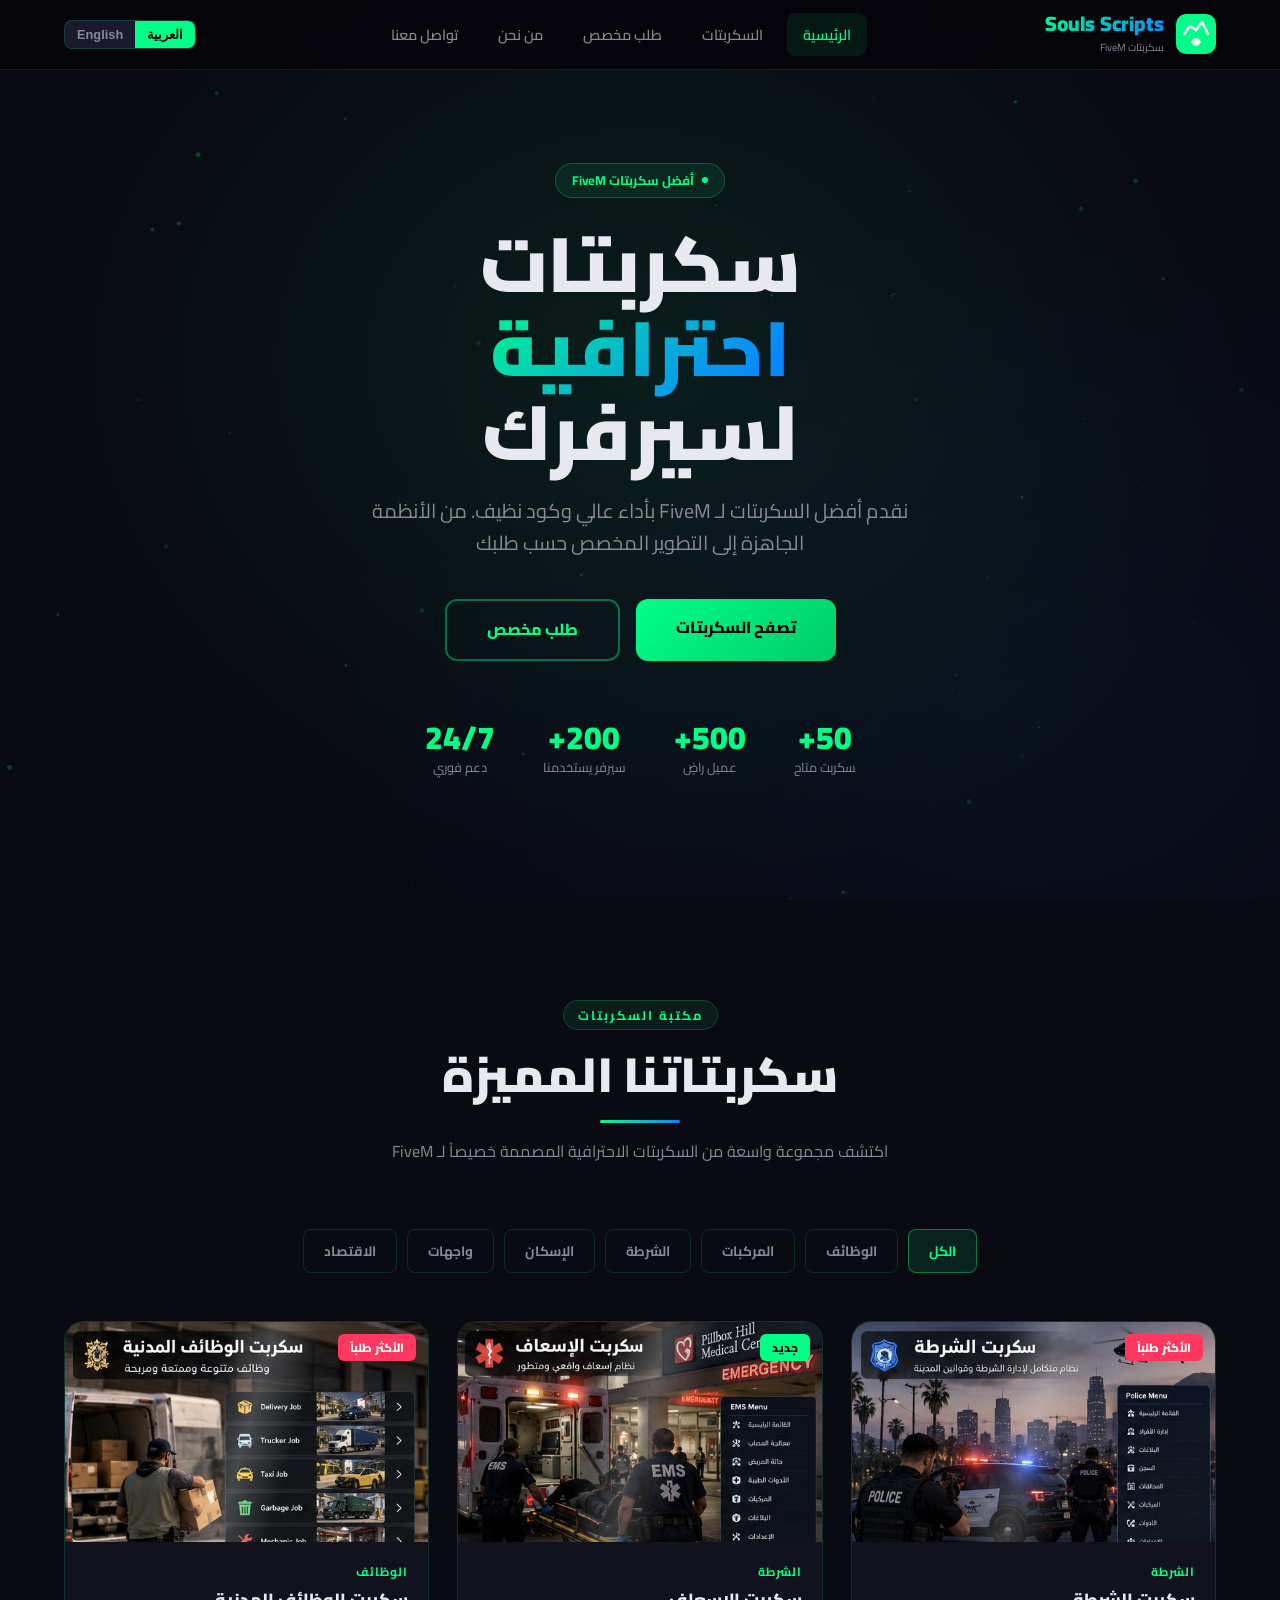
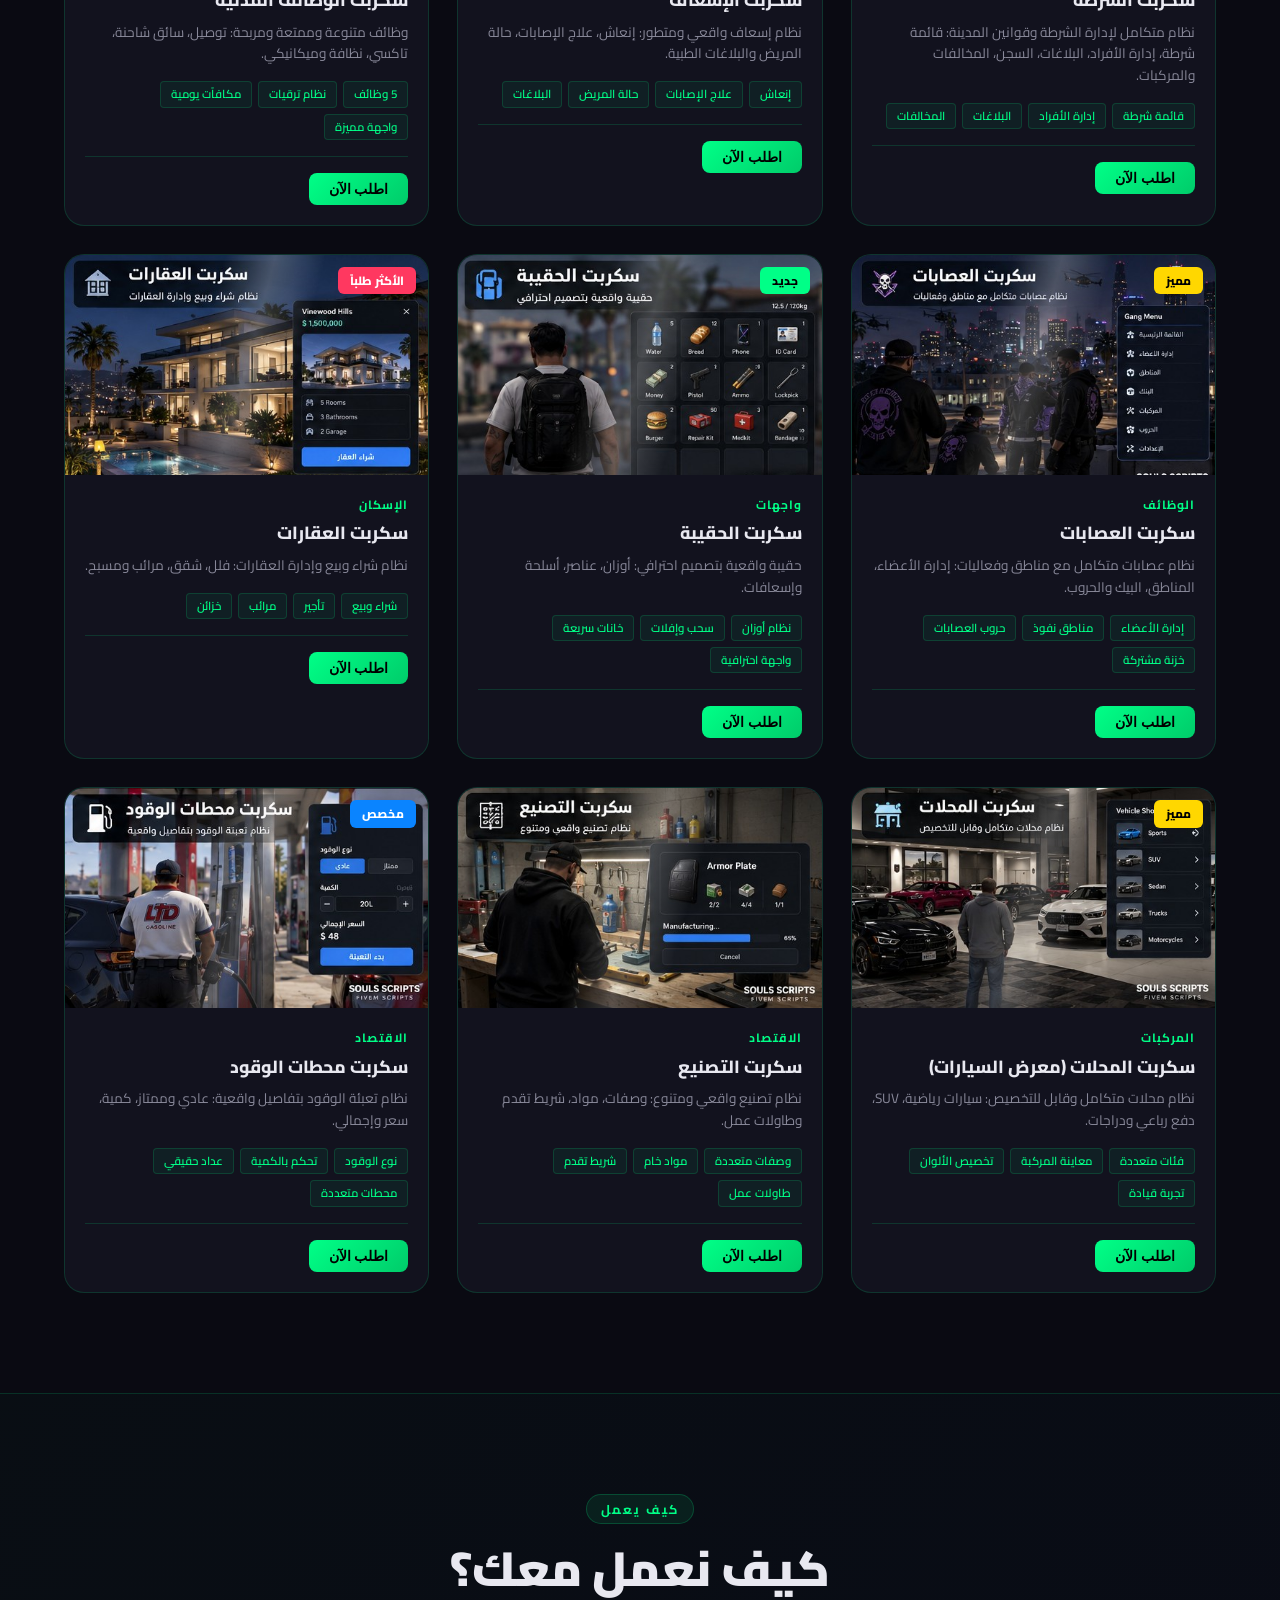
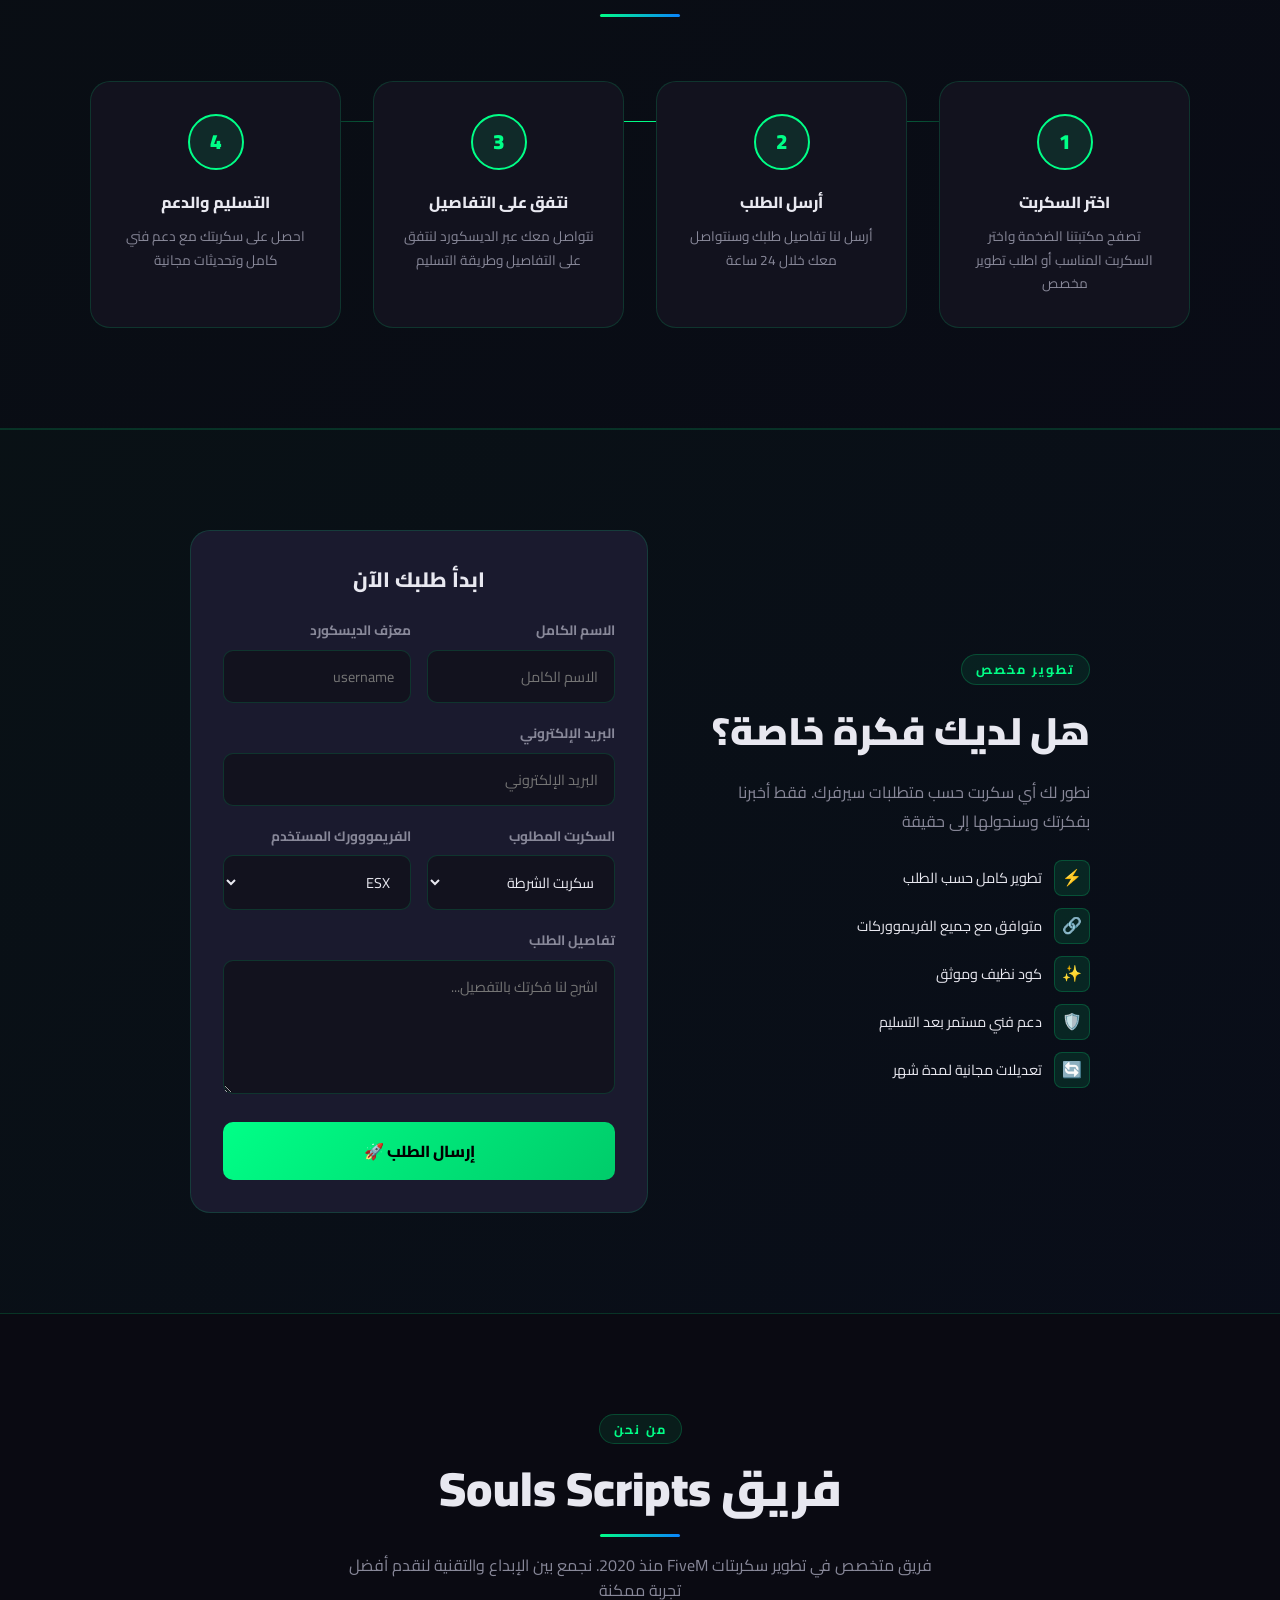
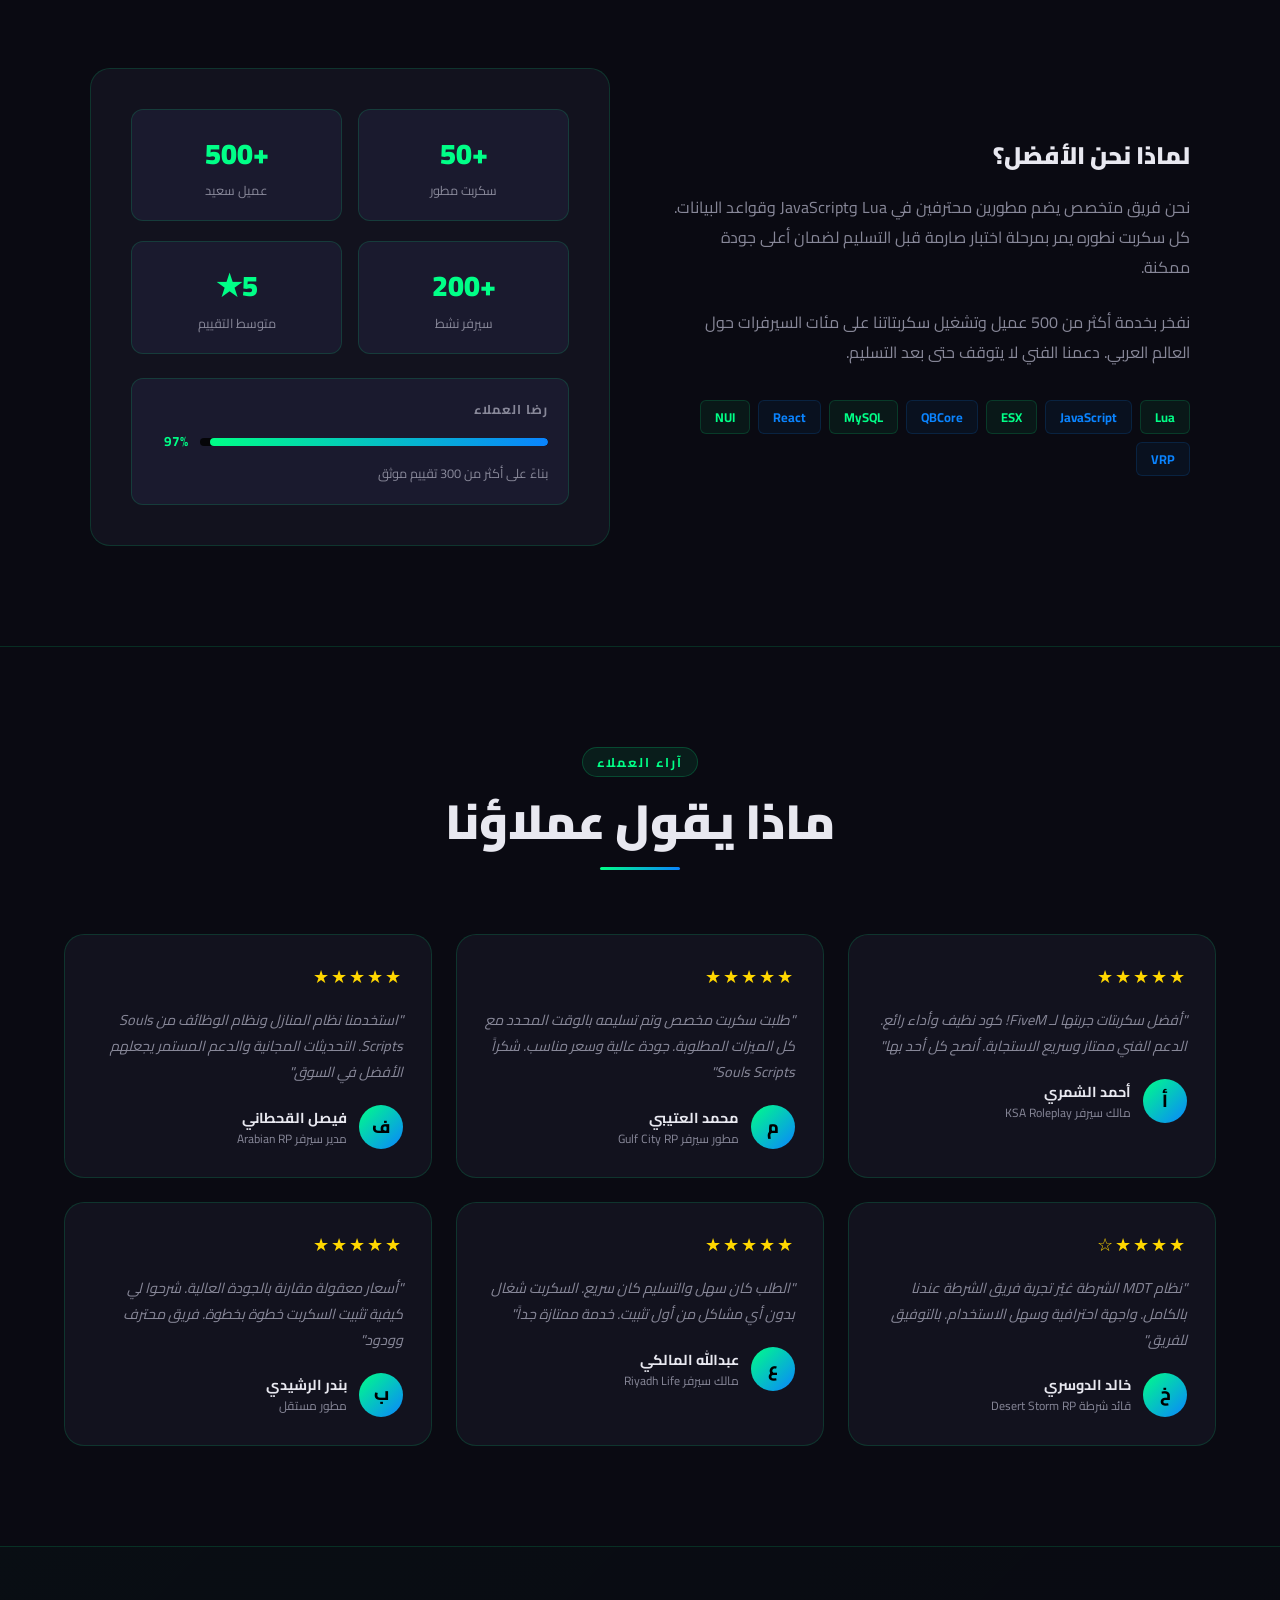
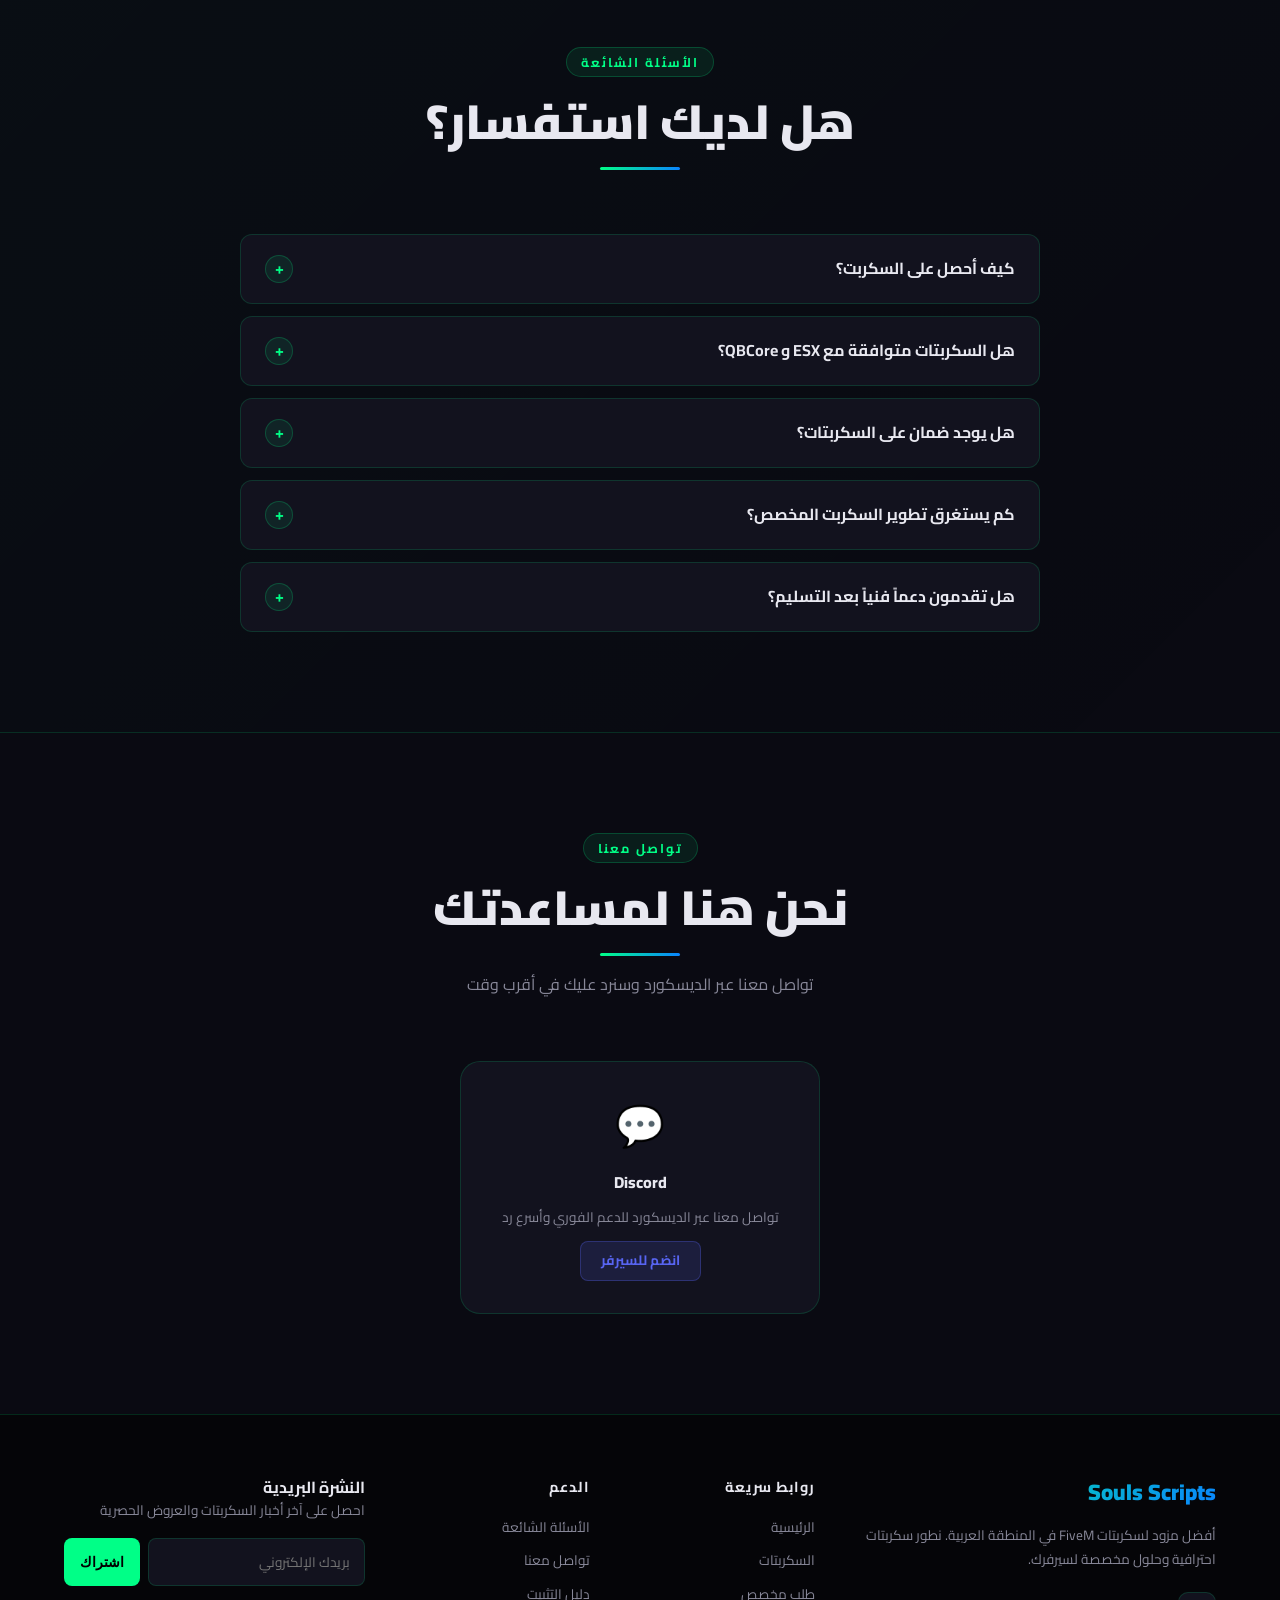
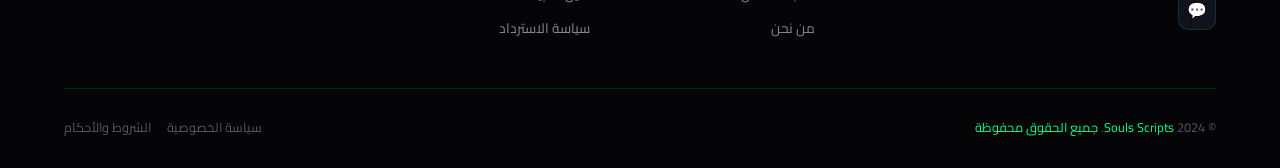
<file: index.html>
<!DOCTYPE html>
<html lang="ar" dir="rtl">
<head>
  <meta charset="UTF-8">
  <meta name="viewport" content="width=device-width, initial-scale=1.0">
  <meta name="description" content="Souls Scripts - أفضل سكربتات FiveM احترافية. تطوير مخصص حسب الطلب. Best FiveM scripts in Arabic region.">
  <meta name="keywords" content="FiveM, سكربتات, scripts, ESX, QBCore, FiveM scripts, رودا سكربتات">
  <meta property="og:title" content="Souls Scripts | سكربتات FiveM الاحترافية">
  <meta property="og:description" content="أفضل سكربتات FiveM في المنطقة العربية">
  <meta property="og:type" content="website">
  <title>Souls Scripts | سكربتات FiveM الاحترافية</title>

  <!-- Fonts -->
  <link href="https://fonts.googleapis.com/css2?family=Cairo:wght@400;600;700;800;900&family=Tajawal:wght@400;700;800;900&family=Rajdhani:wght@400;600;700&family=Orbitron:wght@400;700;900&display=swap" rel="stylesheet">

  <!-- Styles -->
  <link rel="stylesheet" href="css/style.css">

  <style>
    /* Filter buttons */
    .filter-bar {
      display: flex;
      gap: 10px;
      justify-content: center;
      flex-wrap: wrap;
      margin-bottom: 48px;
    }
    .filter-btn {
      padding: 8px 20px;
      border-radius: 8px;
      border: 1px solid var(--border);
      background: transparent;
      color: var(--text-muted);
      font-size: 0.85rem;
      font-weight: 700;
      cursor: pointer;
      font-family: inherit;
      transition: var(--transition);
    }
    .filter-btn:hover, .filter-btn.active {
      background: rgba(0,255,135,0.1);
      border-color: var(--border-hover);
      color: var(--primary);
    }

    /* Gradient divider */
    .divider-line {
      width: 80px;
      height: 3px;
      background: linear-gradient(90deg, var(--primary), var(--secondary));
      border-radius: 2px;
      margin: 16px auto 0;
    }

    /* About teaser */
    .about-grid {
      display: grid;
      grid-template-columns: 1fr 1fr;
      gap: 60px;
      align-items: center;
      max-width: 1100px;
      margin: 0 auto;
    }
    .about-visual {
      background: var(--bg-card);
      border: 1px solid var(--border);
      border-radius: var(--radius-lg);
      padding: 40px;
      display: flex;
      flex-direction: column;
      gap: 20px;
    }
    .about-stat-row {
      display: flex;
      justify-content: space-between;
      gap: 16px;
    }
    .about-stat-box {
      flex: 1;
      background: var(--bg-card2);
      border: 1px solid var(--border);
      border-radius: var(--radius);
      padding: 20px;
      text-align: center;
    }
    .about-stat-box .num { font-size: 1.8rem; font-weight: 900; color: var(--primary); }
    .about-stat-box .lbl { font-size: 0.8rem; color: var(--text-muted); margin-top: 4px; }
    .tech-tags { display: flex; flex-wrap: wrap; gap: 8px; }
    .tech-tag {
      padding: 6px 14px;
      border-radius: 6px;
      background: rgba(0,255,135,0.06);
      border: 1px solid rgba(0,255,135,0.15);
      color: var(--primary);
      font-size: 0.8rem;
      font-weight: 700;
    }
    .tech-tag.blue {
      background: rgba(10,132,255,0.06);
      border-color: rgba(10,132,255,0.15);
      color: var(--secondary);
    }
    @media (max-width: 768px) {
      .about-grid { grid-template-columns: 1fr; }
    }
  </style>
</head>

<body class="lang-ar">

<!-- PRELOADER -->
<div id="preloader">
  <div class="preloader-logo">Souls Scripts</div>
  <div style="color: var(--text-muted); font-size: 0.85rem; margin-top: -12px;">سكربتات FiveM الاحترافية</div>
  <div class="preloader-bar"></div>
</div>

<!-- PARTICLES -->
<canvas id="particles-canvas"></canvas>

<!-- ===== NAVIGATION ===== -->
<nav id="main-nav">
  <a href="#" class="nav-logo">
    <!-- Logo SVG -->
    <svg viewBox="0 0 40 40" fill="none" xmlns="http://www.w3.org/2000/svg">
      <rect width="40" height="40" rx="10" fill="url(#logoGrad)"/>
      <path d="M8 20L14 12L20 16L26 8L32 20" stroke="white" stroke-width="2.5" stroke-linecap="round" stroke-linejoin="round"/>
      <circle cx="20" cy="28" r="4" fill="white" opacity="0.9"/>
      <path d="M16 28H24" stroke="white" stroke-width="2" stroke-linecap="round"/>
      <defs>
        <linearGradient id="logoGrad" x1="0" y1="0" x2="40" y2="40">
          <stop stop-color="#00ff87"/>
          <stop offset="1" stop-color="#0a84ff"/>
        </linearGradient>
      </defs>
    </svg>
    <div>
      <span class="nav-logo-text">Souls Scripts</span>
      <span class="nav-logo-sub">سكربتات FiveM</span>
    </div>
  </a>

  <ul class="nav-links">
    <li><a href="#home" class="active" data-i18n="nav_home">الرئيسية</a></li>
    <li><a href="#scripts" data-i18n="nav_scripts">السكربتات</a></li>
    <li><a href="#custom" data-i18n="nav_custom">طلب مخصص</a></li>
    <li><a href="#about" data-i18n="nav_about">من نحن</a></li>
    <li><a href="#contact" data-i18n="nav_contact">تواصل معنا</a></li>
  </ul>

  <div class="nav-actions">
    <div class="lang-toggle">
      <button class="lang-btn active" data-lang="ar">العربية</button>
      <button class="lang-btn" data-lang="en">English</button>
    </div>
  </div>

  <div class="hamburger" id="hamburger">
    <span></span><span></span><span></span>
  </div>
</nav>

<!-- Mobile Nav -->
<div class="mobile-nav" id="mobile-nav">
  <a href="#home" data-i18n="nav_home">الرئيسية</a>
  <a href="#scripts" data-i18n="nav_scripts">السكربتات</a>
  <a href="#custom" data-i18n="nav_custom">طلب مخصص</a>
  <a href="#about" data-i18n="nav_about">من نحن</a>
  <a href="#contact" data-i18n="nav_contact">تواصل معنا</a>
</div>

<!-- ===== HERO ===== -->
<section class="hero" id="home">
  <div>
    <div class="hero-badge" data-i18n="hero_badge">أفضل سكربتات FiveM</div>
    <h1 class="hero-title">
      <span data-i18n="hero_title_1">سكربتات</span>
      <br>
      <span class="gradient-text" data-i18n="hero_title_2">احترافية</span>
      <br>
      <span data-i18n="hero_title_3">لسيرفرك</span>
    </h1>
    <p class="hero-subtitle" data-i18n="hero_subtitle">
      نقدم أفضل السكربتات لـ FiveM بأداء عالي وكود نظيف. من الأنظمة الجاهزة إلى التطوير المخصص حسب طلبك
    </p>
    <div class="hero-ctas">
      <a href="#scripts" class="btn-hero-primary" data-i18n="hero_btn1">تصفح السكربتات</a>
      <a href="#custom" class="btn-hero-secondary" data-i18n="hero_btn2">طلب مخصص</a>
    </div>
    <div class="hero-stats" id="hero-stats">
      <div class="hero-stat">
        <span class="hero-stat-num" data-target="50" data-suffix="+">0</span>
        <div class="hero-stat-label" data-i18n="stat_scripts">سكربت متاح</div>
      </div>
      <div class="hero-stat">
        <span class="hero-stat-num" data-target="500" data-suffix="+">0</span>
        <div class="hero-stat-label" data-i18n="stat_clients">عميل راضٍ</div>
      </div>
      <div class="hero-stat">
        <span class="hero-stat-num" data-target="200" data-suffix="+">0</span>
        <div class="hero-stat-label" data-i18n="stat_servers">سيرفر يستخدمنا</div>
      </div>
      <div class="hero-stat">
        <span class="hero-stat-num" data-target="24" data-suffix="/7">0</span>
        <div class="hero-stat-label" data-i18n="stat_support">دعم فوري</div>
      </div>
    </div>
  </div>
</section>

<!-- ===== SCRIPTS SECTION ===== -->
<section id="scripts">
  <div class="section-header reveal">
    <div class="section-tag" data-i18n="scripts_tag">مكتبة السكربتات</div>
    <h2 class="section-title" data-i18n="scripts_title">سكربتاتنا المميزة</h2>
    <div class="divider-line"></div>
    <p class="section-desc" style="margin-top:16px" data-i18n="scripts_desc">اكتشف مجموعة واسعة من السكربتات الاحترافية المصممة خصيصاً لـ FiveM</p>
  </div>

  <!-- Filter Bar -->
  <div class="filter-bar">
    <button class="filter-btn active" data-filter="all" data-i18n="filter_all">الكل</button>
    <button class="filter-btn" data-filter="jobs" data-i18n="filter_jobs">الوظائف</button>
    <button class="filter-btn" data-filter="vehicles" data-i18n="filter_vehicles">المركبات</button>
    <button class="filter-btn" data-filter="police" data-i18n="filter_police">الشرطة</button>
    <button class="filter-btn" data-filter="housing" data-i18n="filter_housing">الإسكان</button>
    <button class="filter-btn" data-filter="ui" data-i18n="filter_ui">واجهات</button>
    <button class="filter-btn" data-filter="economy" data-i18n="filter_economy">الاقتصاد</button>
  </div>

  <div class="scripts-grid" id="scripts-grid"></div>
</section>

<!-- ===== HOW IT WORKS ===== -->
<section style="background: linear-gradient(135deg, rgba(0,255,135,0.02) 0%, rgba(10,132,255,0.02) 100%); border-top: 1px solid var(--border); border-bottom: 1px solid var(--border);">
  <div class="section-header reveal">
    <div class="section-tag" data-i18n="how_tag">كيف يعمل</div>
    <h2 class="section-title" data-i18n="how_title">كيف نعمل معك؟</h2>
    <div class="divider-line"></div>
  </div>
  <div class="steps-grid">
    <div class="step-card reveal">
      <div class="step-num">1</div>
      <h3 class="step-title" data-i18n="step1_title">اختر السكربت</h3>
      <p class="step-desc" data-i18n="step1_desc">تصفح مكتبتنا الضخمة واختر السكربت المناسب أو اطلب تطوير مخصص</p>
    </div>
    <div class="step-card reveal">
      <div class="step-num">2</div>
      <h3 class="step-title" data-i18n="step2_title">أرسل الطلب</h3>
      <p class="step-desc" data-i18n="step2_desc">أرسل لنا تفاصيل طلبك وسنتواصل معك خلال 24 ساعة</p>
    </div>
    <div class="step-card reveal">
      <div class="step-num">3</div>
      <h3 class="step-title" data-i18n="step3_title">نتفق على التفاصيل</h3>
      <p class="step-desc" data-i18n="step3_desc">نتواصل معك عبر الديسكورد لنتفق على التفاصيل وطريقة التسليم</p>
    </div>
    <div class="step-card reveal">
      <div class="step-num">4</div>
      <h3 class="step-title" data-i18n="step4_title">التسليم والدعم</h3>
      <p class="step-desc" data-i18n="step4_desc">احصل على سكربتك مع دعم فني كامل وتحديثات مجانية</p>
    </div>
  </div>
</section>

<!-- ===== CUSTOM ORDER SECTION ===== -->
<section class="custom-section" id="custom">
  <div class="custom-container">
    <div class="custom-info reveal">
      <div class="section-tag" data-i18n="custom_tag">تطوير مخصص</div>
      <h2 data-i18n="custom_title">هل لديك فكرة خاصة؟</h2>
      <p data-i18n="custom_desc">نطور لك أي سكربت حسب متطلبات سيرفرك. فقط أخبرنا بفكرتك وسنحولها إلى حقيقة</p>
      <div class="custom-features">
        <div class="custom-feature">
          <div class="custom-feature-icon">⚡</div>
          <span data-i18n="custom_f1">تطوير كامل حسب الطلب</span>
        </div>
        <div class="custom-feature">
          <div class="custom-feature-icon">🔗</div>
          <span data-i18n="custom_f2">متوافق مع جميع الفريمووركات</span>
        </div>
        <div class="custom-feature">
          <div class="custom-feature-icon">✨</div>
          <span data-i18n="custom_f3">كود نظيف وموثق</span>
        </div>
        <div class="custom-feature">
          <div class="custom-feature-icon">🛡️</div>
          <span data-i18n="custom_f4">دعم فني مستمر بعد التسليم</span>
        </div>
        <div class="custom-feature">
          <div class="custom-feature-icon">🔄</div>
          <span data-i18n="custom_f5">تعديلات مجانية لمدة شهر</span>
        </div>
      </div>
    </div>

    <div class="form-card reveal">
      <h3 class="form-title" data-i18n="form_title">ابدأ طلبك الآن</h3>
      <form id="custom-form" novalidate>
        <input type="text" id="custom-website" name="website" tabindex="-1" autocomplete="off" style="position:absolute; width:1px; height:1px; overflow:hidden; clip:rect(0 0 0 0); opacity:0; pointer-events:none;" aria-hidden="true">
        <div class="form-row">
          <div class="form-group">
            <label class="form-label" data-i18n="form_name">الاسم الكامل</label>
            <input type="text" class="form-input" id="custom-name" maxlength="80" data-i18n-attr="placeholder:form_name" placeholder="الاسم الكامل">
          </div>
          <div class="form-group">
            <label class="form-label" data-i18n="form_discord">معرّف الديسكورد</label>
            <input type="text" class="form-input" id="custom-discord" maxlength="64" placeholder="username">
          </div>
        </div>
        <div class="form-group">
          <label class="form-label" data-i18n="form_email">البريد الإلكتروني</label>
          <input type="email" class="form-input" id="custom-email" maxlength="120" data-i18n-attr="placeholder:form_email" placeholder="البريد الإلكتروني (اختياري)">
        </div>
        <div class="form-row">
          <div class="form-group">
            <label class="form-label" data-i18n="form_type">السكربت المطلوب</label>
            <select class="form-select" id="custom-script"></select>
          </div>
          <div class="form-group">
            <label class="form-label" data-i18n="form_framework">الفريمووورك المستخدم</label>
            <select class="form-select" id="custom-framework">
              <option>ESX</option>
              <option>QBCore</option>
              <option>VRP</option>
              <option>Standalone</option>
              <option>أخرى</option>
            </select>
          </div>
        </div>
        <div class="form-group">
          <label class="form-label" data-i18n="form_desc">تفاصيل الطلب</label>
          <textarea class="form-textarea" id="custom-desc" rows="4" maxlength="1500" data-i18n-attr="placeholder:form_desc_ph" placeholder="اشرح لنا طلبك أو فكرتك بالتفصيل..."></textarea>
        </div>
        <button type="submit" class="btn-submit" id="custom-submit" data-i18n="btn_submit">إرسال الطلب 🚀</button>
      </form>
    </div>
  </div>
</section>

<!-- ===== ABOUT SECTION ===== -->
<section id="about">
  <div class="section-header reveal">
    <div class="section-tag">من نحن</div>
    <h2 class="section-title">فريق Souls Scripts</h2>
    <div class="divider-line"></div>
    <p class="section-desc" style="margin-top:16px">فريق متخصص في تطوير سكربتات FiveM منذ 2020. نجمع بين الإبداع والتقنية لنقدم أفضل تجربة ممكنة</p>
  </div>
  <div class="about-grid">
    <div class="reveal">
      <h3 style="font-size:1.5rem; font-weight:900; margin-bottom:16px;">لماذا نحن الأفضل؟</h3>
      <p style="color:var(--text-muted); line-height:1.9; margin-bottom:24px;">
        نحن فريق متخصص يضم مطورين محترفين في Lua وJavaScript وقواعد البيانات. كل سكربت نطوره يمر بمرحلة اختبار صارمة قبل التسليم لضمان أعلى جودة ممكنة.
      </p>
      <p style="color:var(--text-muted); line-height:1.9; margin-bottom:32px;">
        نفخر بخدمة أكثر من 500 عميل وتشغيل سكربتاتنا على مئات السيرفرات حول العالم العربي. دعمنا الفني لا يتوقف حتى بعد التسليم.
      </p>
      <div class="tech-tags">
        <span class="tech-tag">Lua</span>
        <span class="tech-tag blue">JavaScript</span>
        <span class="tech-tag">ESX</span>
        <span class="tech-tag blue">QBCore</span>
        <span class="tech-tag">MySQL</span>
        <span class="tech-tag blue">React</span>
        <span class="tech-tag">NUI</span>
        <span class="tech-tag blue">VRP</span>
      </div>
    </div>
    <div class="about-visual reveal">
      <div class="about-stat-row">
        <div class="about-stat-box">
          <div class="num">+50</div>
          <div class="lbl">سكربت مطور</div>
        </div>
        <div class="about-stat-box">
          <div class="num">+500</div>
          <div class="lbl">عميل سعيد</div>
        </div>
      </div>
      <div class="about-stat-row">
        <div class="about-stat-box">
          <div class="num">+200</div>
          <div class="lbl">سيرفر نشط</div>
        </div>
        <div class="about-stat-box">
          <div class="num">5★</div>
          <div class="lbl">متوسط التقييم</div>
        </div>
      </div>
      <div style="background:var(--bg-card2); border:1px solid var(--border); border-radius:var(--radius); padding:20px; margin-top:4px;">
        <div style="font-size:0.8rem; color:var(--text-muted); margin-bottom:12px; font-weight:700; text-transform:uppercase; letter-spacing:1px;">رضا العملاء</div>
        <div style="display:flex; align-items:center; gap:12px; margin-bottom:10px;">
          <div style="flex:1; background:var(--bg-deep); border-radius:4px; height:8px; overflow:hidden;">
            <div style="width:97%; height:100%; background:linear-gradient(90deg, var(--primary), var(--secondary)); border-radius:4px;"></div>
          </div>
          <span style="font-size:0.85rem; font-weight:700; color:var(--primary); min-width:36px">97%</span>
        </div>
        <div style="font-size:0.8rem; color:var(--text-muted);">بناءً على أكثر من 300 تقييم موثق</div>
      </div>
    </div>
  </div>
</section>

<!-- ===== PAYMENT SECTION ===== -->
<!-- ===== TESTIMONIALS ===== -->
<section style="border-top:1px solid var(--border);" id="reviews">
  <div class="section-header reveal">
    <div class="section-tag" data-i18n="reviews_tag">آراء العملاء</div>
    <h2 class="section-title" data-i18n="reviews_title">ماذا يقول عملاؤنا</h2>
    <div class="divider-line"></div>
  </div>
  <div class="testimonials-grid">
    <div class="testimonial-card reveal">
      <div class="testimonial-stars">★★★★★</div>
      <p class="testimonial-text">"أفضل سكربتات جربتها لـ FiveM! كود نظيف وأداء رائع. الدعم الفني ممتاز وسريع الاستجابة. أنصح كل أحد بها"</p>
      <div class="testimonial-author">
        <div class="author-avatar">أ</div>
        <div>
          <div class="author-name">أحمد الشمري</div>
          <div class="author-server">مالك سيرفر KSA Roleplay</div>
        </div>
      </div>
    </div>
    <div class="testimonial-card reveal">
      <div class="testimonial-stars">★★★★★</div>
      <p class="testimonial-text">"طلبت سكربت مخصص وتم تسليمه بالوقت المحدد مع كل الميزات المطلوبة. جودة عالية وسعر مناسب. شكراً Souls Scripts"</p>
      <div class="testimonial-author">
        <div class="author-avatar">م</div>
        <div>
          <div class="author-name">محمد العتيبي</div>
          <div class="author-server">مطور سيرفر Gulf City RP</div>
        </div>
      </div>
    </div>
    <div class="testimonial-card reveal">
      <div class="testimonial-stars">★★★★★</div>
      <p class="testimonial-text">"استخدمنا نظام المنازل ونظام الوظائف من Souls Scripts. التحديثات المجانية والدعم المستمر يجعلهم الأفضل في السوق"</p>
      <div class="testimonial-author">
        <div class="author-avatar">ف</div>
        <div>
          <div class="author-name">فيصل القحطاني</div>
          <div class="author-server">مدير سيرفر Arabian RP</div>
        </div>
      </div>
    </div>
    <div class="testimonial-card reveal">
      <div class="testimonial-stars">★★★★☆</div>
      <p class="testimonial-text">"نظام MDT الشرطة غيّر تجربة فريق الشرطة عندنا بالكامل. واجهة احترافية وسهل الاستخدام. بالتوفيق للفريق"</p>
      <div class="testimonial-author">
        <div class="author-avatar">خ</div>
        <div>
          <div class="author-name">خالد الدوسري</div>
          <div class="author-server">قائد شرطة Desert Storm RP</div>
        </div>
      </div>
    </div>
    <div class="testimonial-card reveal">
      <div class="testimonial-stars">★★★★★</div>
      <p class="testimonial-text">"الطلب كان سهل والتسليم كان سريع. السكربت شغال بدون أي مشاكل من أول تثبيت. خدمة ممتازة جداً"</p>
      <div class="testimonial-author">
        <div class="author-avatar">ع</div>
        <div>
          <div class="author-name">عبدالله المالكي</div>
          <div class="author-server">مالك سيرفر Riyadh Life</div>
        </div>
      </div>
    </div>
    <div class="testimonial-card reveal">
      <div class="testimonial-stars">★★★★★</div>
      <p class="testimonial-text">"أسعار معقولة مقارنة بالجودة العالية. شرحوا لي كيفية تثبيت السكربت خطوة بخطوة. فريق محترف وودود"</p>
      <div class="testimonial-author">
        <div class="author-avatar">ب</div>
        <div>
          <div class="author-name">بندر الرشيدي</div>
          <div class="author-server">مطور مستقل</div>
        </div>
      </div>
    </div>
  </div>
</section>

<!-- ===== FAQ SECTION ===== -->
<section id="faq" style="background: linear-gradient(135deg, rgba(0,255,135,0.02) 0%, transparent 100%); border-top:1px solid var(--border);">
  <div class="section-header reveal">
    <div class="section-tag" data-i18n="faq_tag">الأسئلة الشائعة</div>
    <h2 class="section-title" data-i18n="faq_title">هل لديك استفسار؟</h2>
    <div class="divider-line"></div>
  </div>
  <div class="faq-container">
    <div class="faq-item reveal">
      <div class="faq-question">
        <span data-i18n="faq1_q">كيف أحصل على السكربت؟</span>
        <div class="faq-icon">+</div>
      </div>
      <div class="faq-answer" data-i18n="faq1_a">أرسل طلبك من الموقع وسيصلنا على الديسكورد، ثم نتواصل معك لنتفق على التفاصيل ونسلّمك السكربت مع تعليمات التثبيت.</div>
    </div>
    <div class="faq-item reveal">
      <div class="faq-question">
        <span data-i18n="faq2_q">هل السكربتات متوافقة مع ESX و QBCore؟</span>
        <div class="faq-icon">+</div>
      </div>
      <div class="faq-answer" data-i18n="faq2_a">نعم! جميع سكربتاتنا متوافقة مع أشهر الفريمووركات مثل ESX و QBCore و VRP.</div>
    </div>
    <div class="faq-item reveal">
      <div class="faq-question">
        <span data-i18n="faq3_q">هل يوجد ضمان على السكربتات؟</span>
        <div class="faq-icon">+</div>
      </div>
      <div class="faq-answer" data-i18n="faq3_a">نعم، نضمن عمل السكربت، وإذا واجهت أي مشكلة تقنية سنقوم بإصلاحها مجاناً.</div>
    </div>
    <div class="faq-item reveal">
      <div class="faq-question">
        <span data-i18n="faq4_q">كم يستغرق تطوير السكربت المخصص؟</span>
        <div class="faq-icon">+</div>
      </div>
      <div class="faq-answer" data-i18n="faq4_a">يختلف الوقت حسب تعقيد السكربت. السكربتات البسيطة 2-3 أيام، والمعقدة من أسبوع إلى أسبوعين.</div>
    </div>
    <div class="faq-item reveal">
      <div class="faq-question">
        <span data-i18n="faq5_q">هل تقدمون دعماً فنياً بعد التسليم؟</span>
        <div class="faq-icon">+</div>
      </div>
      <div class="faq-answer" data-i18n="faq5_a">بالطبع! نقدم دعم فني مجاني لمدة 6 أشهر بعد الشراء.</div>
    </div>
  </div>
</section>

<!-- ===== CONTACT SECTION ===== -->
<section id="contact" style="border-top:1px solid var(--border);">
  <div class="section-header reveal">
    <div class="section-tag">تواصل معنا</div>
    <h2 class="section-title">نحن هنا لمساعدتك</h2>
    <div class="divider-line"></div>
    <p class="section-desc" style="margin-top:16px">تواصل معنا عبر الديسكورد وسنرد عليك في أقرب وقت</p>
  </div>
  <div style="display:grid; grid-template-columns:minmax(220px, 360px); justify-content:center; gap:24px; max-width:900px; margin:0 auto;">
    <div class="step-card reveal" style="cursor:default;">
      <div style="font-size:2.5rem; margin-bottom:12px;">💬</div>
      <h3 class="step-title">Discord</h3>
      <p class="step-desc">تواصل معنا عبر الديسكورد للدعم الفوري وأسرع رد</p>
      <a href="#" style="display:inline-block; margin-top:12px; padding:8px 20px; border-radius:8px; background:rgba(88,101,242,0.15); border:1px solid rgba(88,101,242,0.3); color:#5865f2; font-weight:700; text-decoration:none; font-size:0.85rem;">انضم للسيرفر</a>
    </div>
  </div>
</section>

<!-- ===== FOOTER ===== -->
<footer>
  <div class="footer-grid">
    <div class="footer-brand">
      <h3>Souls Scripts</h3>
      <p data-i18n="footer_desc">أفضل مزود لسكربتات FiveM في المنطقة العربية. نطور سكربتات احترافية وحلول مخصصة لسيرفرك.</p>
      <div class="social-links">
        <a href="#" class="social-link" title="Discord">💬</a>
      </div>
    </div>
    <div class="footer-col">
      <h4 data-i18n="footer_quick">روابط سريعة</h4>
      <ul class="footer-links">
        <li><a href="#home" data-i18n="nav_home">الرئيسية</a></li>
        <li><a href="#scripts" data-i18n="nav_scripts">السكربتات</a></li>
        <li><a href="#custom" data-i18n="nav_custom">طلب مخصص</a></li>
        <li><a href="#about" data-i18n="nav_about">من نحن</a></li>
      </ul>
    </div>
    <div class="footer-col">
      <h4 data-i18n="footer_support">الدعم</h4>
      <ul class="footer-links">
        <li><a href="#faq">الأسئلة الشائعة</a></li>
        <li><a href="#contact">تواصل معنا</a></li>
        <li><a href="#">دليل التثبيت</a></li>
        <li><a href="#">سياسة الاسترداد</a></li>
      </ul>
    </div>
    <div class="footer-newsletter">
      <h4 data-i18n="footer_newsletter">النشرة البريدية</h4>
      <p data-i18n="footer_newsletter_desc">احصل على آخر أخبار السكربتات والعروض الحصرية</p>
      <form class="newsletter-form" id="newsletter-form">
        <input type="email" class="newsletter-input" data-i18n-attr="placeholder:footer_newsletter_ph" placeholder="بريدك الإلكتروني">
        <button type="submit" class="btn-newsletter" data-i18n="footer_sub">اشتراك</button>
      </form>
    </div>
  </div>
  <div class="footer-bottom">
    <div class="footer-copy">© 2024 <span>Souls Scripts</span>. <span data-i18n="footer_copy">جميع الحقوق محفوظة</span></div>
    <div class="footer-legal">
      <a href="#" data-i18n="footer_privacy">سياسة الخصوصية</a>
      <a href="#" data-i18n="footer_terms">الشروط والأحكام</a>
    </div>
  </div>
</footer>

<!-- ===== SCRIPT DETAIL MODAL ===== -->
<div class="modal-overlay" id="modal-overlay">
  <div class="modal" id="script-modal">
    <div class="modal-close">
      <button class="btn-close" onclick="closeModal()">✕</button>
    </div>
    <div class="modal-slider" id="modal-slider"></div>
    <div class="modal-content">
      <div class="modal-header">
        <div class="modal-cat" id="modal-cat"></div>
        <h2 class="modal-title" id="modal-title"></h2>
        <p class="modal-desc" id="modal-desc"></p>
      </div>
      <div class="modal-features">
        <h4 id="modal-features-title">المميزات</h4>
        <div class="modal-features-list" id="modal-features-list"></div>
      </div>
      <div class="modal-footer">
        <div class="modal-actions">
          <button class="btn-buy" id="modal-btn-buy" onclick="currentModalScript && requestScript(currentModalScript.id)">اطلب الآن</button>
        </div>
      </div>
    </div>
  </div>
</div>

<!-- ===== TOAST CONTAINER ===== -->
<div class="toast-container" id="toast-container"></div>

<!-- Scroll to top -->
<button class="scroll-top" id="scroll-top" title="العودة للأعلى">↑</button>

<!-- Scripts -->
<script src="js/i18n.js"></script>
<script src="js/main.js"></script>

</body>
</html>
</file>
<file: css/style.css>
/* ===== VARIABLES & ROOT ===== */
:root {
  --primary: #00ff87;
  --primary-dark: #00cc6a;
  --secondary: #0a84ff;
  --accent: #ff3860;
  --gold: #ffd700;
  --bg-deep: #050508;
  --bg-main: #0a0a12;
  --bg-card: #12121e;
  --bg-card2: #1a1a2e;
  --bg-nav: rgba(5, 5, 10, 0.95);
  --text-main: #e8e8f0;
  --text-muted: #888899;
  --text-dim: #555566;
  --border: rgba(0, 255, 135, 0.15);
  --border-hover: rgba(0, 255, 135, 0.4);
  --glow: 0 0 20px rgba(0, 255, 135, 0.3);
  --glow-strong: 0 0 40px rgba(0, 255, 135, 0.5);
  --shadow: 0 8px 32px rgba(0, 0, 0, 0.6);
  --radius: 12px;
  --radius-lg: 20px;
  --font-ar: 'Cairo', 'Tajawal', sans-serif;
  --font-en: 'Rajdhani', 'Orbitron', sans-serif;
  --transition: all 0.3s cubic-bezier(0.4, 0, 0.2, 1);
}

/* ===== RESET & BASE ===== */
*, *::before, *::after { box-sizing: border-box; margin: 0; padding: 0; }
html { scroll-behavior: smooth; }

body {
  background: var(--bg-main);
  color: var(--text-main);
  font-family: var(--font-ar);
  line-height: 1.6;
  overflow-x: hidden;
  min-height: 100vh;
}

body.lang-en { font-family: var(--font-en); }
body.lang-ar { direction: rtl; }
body.lang-en { direction: ltr; }

/* ===== SCROLLBAR ===== */
::-webkit-scrollbar { width: 6px; }
::-webkit-scrollbar-track { background: var(--bg-deep); }
::-webkit-scrollbar-thumb { background: var(--primary); border-radius: 3px; }

/* ===== PARTICLES BACKGROUND ===== */
#particles-canvas {
  position: fixed;
  top: 0; left: 0;
  width: 100%; height: 100%;
  pointer-events: none;
  z-index: 0;
  opacity: 0.4;
}

/* ===== PRELOADER ===== */
#preloader {
  position: fixed;
  inset: 0;
  background: var(--bg-deep);
  z-index: 9999;
  display: flex;
  flex-direction: column;
  align-items: center;
  justify-content: center;
  gap: 20px;
  transition: opacity 0.5s ease;
}

.preloader-logo {
  font-size: 3rem;
  font-weight: 900;
  background: linear-gradient(135deg, var(--primary), var(--secondary));
  -webkit-background-clip: text;
  -webkit-text-fill-color: transparent;
  animation: pulse 1s ease-in-out infinite;
}

.preloader-bar {
  width: 200px;
  height: 3px;
  background: var(--bg-card2);
  border-radius: 2px;
  overflow: hidden;
}

.preloader-bar::after {
  content: '';
  display: block;
  height: 100%;
  width: 0;
  background: linear-gradient(90deg, var(--primary), var(--secondary));
  border-radius: 2px;
  animation: loadBar 1.5s ease forwards;
}

@keyframes loadBar { to { width: 100%; } }
@keyframes pulse { 0%, 100% { opacity: 1; } 50% { opacity: 0.5; } }

/* ===== NAVIGATION ===== */
nav {
  position: fixed;
  top: 0; left: 0; right: 0;
  z-index: 1000;
  background: var(--bg-nav);
  backdrop-filter: blur(20px);
  border-bottom: 1px solid var(--border);
  padding: 0 5%;
  height: 70px;
  display: flex;
  align-items: center;
  justify-content: space-between;
  transition: var(--transition);
}

nav.scrolled { box-shadow: 0 4px 30px rgba(0, 255, 135, 0.1); }

.nav-logo {
  display: flex;
  align-items: center;
  gap: 12px;
  text-decoration: none;
  flex-shrink: 0;
}

.nav-logo svg { width: 40px; height: 40px; }

.nav-logo-text {
  font-size: 1.3rem;
  font-weight: 900;
  background: linear-gradient(135deg, var(--primary), var(--secondary));
  -webkit-background-clip: text;
  -webkit-text-fill-color: transparent;
  line-height: 1.1;
}

.nav-logo-sub {
  font-size: 0.65rem;
  color: var(--text-muted);
  display: block;
  -webkit-text-fill-color: var(--text-muted);
}

.nav-links {
  display: flex;
  align-items: center;
  gap: 8px;
  list-style: none;
}

.nav-links a {
  color: var(--text-muted);
  text-decoration: none;
  font-size: 0.9rem;
  font-weight: 600;
  padding: 8px 16px;
  border-radius: 8px;
  transition: var(--transition);
  position: relative;
}

.nav-links a:hover, .nav-links a.active {
  color: var(--primary);
  background: rgba(0, 255, 135, 0.08);
}

.nav-actions {
  display: flex;
  align-items: center;
  gap: 12px;
}

.lang-toggle {
  display: flex;
  background: var(--bg-card2);
  border: 1px solid var(--border);
  border-radius: 8px;
  overflow: hidden;
}

.lang-btn {
  padding: 6px 12px;
  font-size: 0.8rem;
  font-weight: 700;
  cursor: pointer;
  border: none;
  background: transparent;
  color: var(--text-muted);
  transition: var(--transition);
}

.lang-btn.active {
  background: var(--primary);
  color: #000;
}

.nav-btn {
  padding: 8px 20px;
  border-radius: 8px;
  font-size: 0.85rem;
  font-weight: 700;
  cursor: pointer;
  border: none;
  transition: var(--transition);
  text-decoration: none;
  display: inline-flex;
  align-items: center;
  gap: 6px;
}

.btn-outline {
  background: transparent;
  border: 1px solid var(--border-hover);
  color: var(--primary);
}

.btn-outline:hover {
  background: rgba(0, 255, 135, 0.1);
  box-shadow: var(--glow);
}

.btn-primary {
  background: linear-gradient(135deg, var(--primary), var(--primary-dark));
  color: #000;
  font-weight: 800;
}

.btn-primary:hover {
  transform: translateY(-2px);
  box-shadow: var(--glow-strong);
}

.hamburger {
  display: none;
  flex-direction: column;
  gap: 5px;
  cursor: pointer;
  padding: 8px;
}

.hamburger span {
  width: 24px;
  height: 2px;
  background: var(--primary);
  border-radius: 2px;
  transition: var(--transition);
}

/* ===== HERO SECTION ===== */
.hero {
  min-height: 100vh;
  display: flex;
  align-items: center;
  justify-content: center;
  text-align: center;
  padding: 100px 5% 60px;
  position: relative;
  z-index: 1;
  overflow: hidden;
}

.hero::before {
  content: '';
  position: absolute;
  inset: 0;
  background: radial-gradient(ellipse at 50% 40%, rgba(0, 255, 135, 0.08) 0%, transparent 70%),
              radial-gradient(ellipse at 80% 80%, rgba(10, 132, 255, 0.05) 0%, transparent 50%);
  pointer-events: none;
}

.hero-badge {
  display: inline-flex;
  align-items: center;
  gap: 8px;
  padding: 6px 16px;
  border-radius: 50px;
  background: rgba(0, 255, 135, 0.08);
  border: 1px solid rgba(0, 255, 135, 0.25);
  color: var(--primary);
  font-size: 0.8rem;
  font-weight: 700;
  margin-bottom: 24px;
  animation: fadeInDown 0.8s ease;
}

.hero-badge::before {
  content: '';
  width: 6px; height: 6px;
  border-radius: 50%;
  background: var(--primary);
  animation: blink 1s ease infinite;
}

@keyframes blink { 0%, 100% { opacity: 1; } 50% { opacity: 0; } }

.hero-title {
  font-size: clamp(2.5rem, 6vw, 5rem);
  font-weight: 900;
  line-height: 1.1;
  margin-bottom: 20px;
  animation: fadeInDown 0.8s ease 0.1s both;
}

.hero-title .gradient-text {
  background: linear-gradient(135deg, var(--primary) 0%, var(--secondary) 50%, var(--primary) 100%);
  background-size: 200% auto;
  -webkit-background-clip: text;
  -webkit-text-fill-color: transparent;
  animation: gradientShift 3s ease infinite;
}

@keyframes gradientShift { 0%, 100% { background-position: 0%; } 50% { background-position: 100%; } }

.hero-subtitle {
  font-size: clamp(1rem, 2.5vw, 1.25rem);
  color: var(--text-muted);
  max-width: 600px;
  margin: 0 auto 40px;
  animation: fadeInUp 0.8s ease 0.2s both;
}

.hero-ctas {
  display: flex;
  gap: 16px;
  justify-content: center;
  flex-wrap: wrap;
  animation: fadeInUp 0.8s ease 0.3s both;
}

.btn-hero-primary {
  padding: 16px 40px;
  border-radius: 12px;
  font-size: 1rem;
  font-weight: 800;
  background: linear-gradient(135deg, var(--primary), var(--primary-dark));
  color: #000;
  border: none;
  cursor: pointer;
  text-decoration: none;
  transition: var(--transition);
  position: relative;
  overflow: hidden;
}

.btn-hero-primary::after {
  content: '';
  position: absolute;
  inset: 0;
  background: linear-gradient(135deg, transparent 40%, rgba(255,255,255,0.2) 50%, transparent 60%);
  transform: translateX(-100%);
  transition: transform 0.5s ease;
}

.btn-hero-primary:hover::after { transform: translateX(100%); }
.btn-hero-primary:hover { transform: translateY(-3px); box-shadow: var(--glow-strong); }

.btn-hero-secondary {
  padding: 16px 40px;
  border-radius: 12px;
  font-size: 1rem;
  font-weight: 800;
  background: transparent;
  color: var(--primary);
  border: 2px solid var(--border-hover);
  cursor: pointer;
  text-decoration: none;
  transition: var(--transition);
}

.btn-hero-secondary:hover {
  background: rgba(0, 255, 135, 0.08);
  transform: translateY(-3px);
  box-shadow: var(--glow);
}

.hero-stats {
  display: flex;
  gap: 48px;
  justify-content: center;
  margin-top: 60px;
  animation: fadeInUp 0.8s ease 0.4s both;
  flex-wrap: wrap;
}

.hero-stat { text-align: center; }

.hero-stat-num {
  font-size: 2rem;
  font-weight: 900;
  color: var(--primary);
  display: block;
  line-height: 1;
}

.hero-stat-label {
  font-size: 0.8rem;
  color: var(--text-muted);
  margin-top: 4px;
}

/* ===== SECTION BASE ===== */
section {
  padding: 100px 5%;
  position: relative;
  z-index: 1;
}

.section-header {
  text-align: center;
  margin-bottom: 64px;
}

.section-tag {
  display: inline-block;
  padding: 4px 14px;
  border-radius: 50px;
  background: rgba(0, 255, 135, 0.08);
  border: 1px solid rgba(0, 255, 135, 0.2);
  color: var(--primary);
  font-size: 0.8rem;
  font-weight: 700;
  letter-spacing: 2px;
  text-transform: uppercase;
  margin-bottom: 16px;
}

.section-title {
  font-size: clamp(1.8rem, 4vw, 3rem);
  font-weight: 900;
  margin-bottom: 16px;
  line-height: 1.2;
}

.section-desc {
  font-size: 1rem;
  color: var(--text-muted);
  max-width: 600px;
  margin: 0 auto;
}

/* ===== SCRIPTS SECTION ===== */
.scripts-grid {
  display: grid;
  grid-template-columns: repeat(auto-fill, minmax(320px, 1fr));
  gap: 28px;
  max-width: 1400px;
  margin: 0 auto;
}

/* ===== SCRIPT CARD ===== */
.script-card {
  background: var(--bg-card);
  border: 1px solid var(--border);
  border-radius: var(--radius-lg);
  overflow: hidden;
  transition: var(--transition);
  cursor: pointer;
  position: relative;
}

.script-card:hover {
  border-color: var(--border-hover);
  transform: translateY(-8px);
  box-shadow: 0 20px 60px rgba(0, 255, 135, 0.15), var(--shadow);
}

.script-card-media {
  position: relative;
  height: 220px;
  overflow: hidden;
  background: var(--bg-card2);
}

.script-card-media img {
  width: 100%;
  height: 100%;
  object-fit: cover;
  object-position: center top;
  transition: transform 0.5s ease;
  background: var(--bg-card2);
}

.script-card-media img[src$=".svg"] {
  object-fit: contain;
  padding: 0;
}

.script-card:hover .script-card-media img {
  transform: scale(1.1);
}

/* Image slider dots */
.media-dots {
  position: absolute;
  bottom: 10px;
  left: 50%;
  transform: translateX(-50%);
  display: flex;
  gap: 6px;
  z-index: 5;
}

.media-dot {
  width: 6px; height: 6px;
  border-radius: 50%;
  background: rgba(255,255,255,0.4);
  cursor: pointer;
  transition: var(--transition);
}

.media-dot.active {
  background: var(--primary);
  width: 20px;
  border-radius: 3px;
}

/* Image navigation arrows */
.media-arrow {
  position: absolute;
  top: 50%;
  transform: translateY(-50%);
  background: rgba(0,0,0,0.6);
  border: 1px solid var(--border);
  color: var(--primary);
  width: 36px; height: 36px;
  border-radius: 50%;
  display: flex;
  align-items: center;
  justify-content: center;
  cursor: pointer;
  opacity: 0;
  transition: var(--transition);
  z-index: 5;
  font-size: 1rem;
}

.media-arrow.prev { left: 10px; }
.media-arrow.next { right: 10px; }
.script-card:hover .media-arrow { opacity: 1; }
.media-arrow:hover { background: var(--primary); color: #000; }

/* Image overlay on hover */
.media-overlay {
  position: absolute;
  inset: 0;
  background: linear-gradient(to bottom, transparent 40%, rgba(0,0,0,0.8) 100%);
  opacity: 0;
  transition: opacity 0.4s ease;
  display: flex;
  align-items: flex-end;
  padding: 16px;
}

.script-card:hover .media-overlay { opacity: 1; }

.media-overlay-text {
  color: #fff;
  font-size: 0.85rem;
  font-weight: 600;
}

/* Card badge */
.card-badge {
  position: absolute;
  top: 12px;
  right: 12px;
  padding: 4px 12px;
  border-radius: 6px;
  font-size: 0.75rem;
  font-weight: 800;
  z-index: 4;
}

body.lang-en .card-badge { right: auto; left: 12px; }

.badge-new { background: var(--primary); color: #000; }
.badge-hot { background: var(--accent); color: #fff; }
.badge-featured { background: var(--gold); color: #000; }
.badge-custom { background: var(--secondary); color: #fff; }

.script-card-body {
  padding: 20px;
}

.script-card-cat {
  font-size: 0.75rem;
  font-weight: 700;
  color: var(--primary);
  text-transform: uppercase;
  letter-spacing: 1px;
  margin-bottom: 8px;
}

.script-card-title {
  font-size: 1.1rem;
  font-weight: 800;
  margin-bottom: 10px;
  line-height: 1.3;
}

.script-card-desc {
  font-size: 0.85rem;
  color: var(--text-muted);
  margin-bottom: 16px;
  line-height: 1.6;
  display: -webkit-box;
  -webkit-line-clamp: 3;
  -webkit-box-orient: vertical;
  overflow: hidden;
}

.script-card-features {
  display: flex;
  flex-wrap: wrap;
  gap: 6px;
  margin-bottom: 16px;
}

.feature-tag {
  font-size: 0.72rem;
  padding: 3px 10px;
  border-radius: 4px;
  background: rgba(0, 255, 135, 0.06);
  border: 1px solid rgba(0, 255, 135, 0.15);
  color: var(--primary);
  font-weight: 600;
}

.script-card-footer {
  display: flex;
  align-items: center;
  justify-content: space-between;
  padding-top: 16px;
  border-top: 1px solid var(--border);
}

.script-price {
  font-size: 1.2rem;
  font-weight: 900;
  color: var(--primary);
}

.script-price span {
  font-size: 0.75rem;
  color: var(--text-muted);
  font-weight: 500;
}

.btn-card {
  padding: 8px 20px;
  border-radius: 8px;
  font-size: 0.85rem;
  font-weight: 700;
  background: linear-gradient(135deg, var(--primary), var(--primary-dark));
  color: #000;
  border: none;
  cursor: pointer;
  transition: var(--transition);
}

.btn-card:hover { transform: translateY(-2px); box-shadow: var(--glow); }

/* ===== SCRIPT MODAL ===== */
.modal-overlay {
  position: fixed;
  inset: 0;
  background: rgba(0,0,0,0.85);
  backdrop-filter: blur(8px);
  z-index: 2000;
  display: flex;
  align-items: center;
  justify-content: center;
  padding: 20px;
  opacity: 0;
  visibility: hidden;
  transition: var(--transition);
}

.modal-overlay.open {
  opacity: 1;
  visibility: visible;
}

.modal {
  background: var(--bg-card);
  border: 1px solid var(--border-hover);
  border-radius: var(--radius-lg);
  max-width: 900px;
  width: 100%;
  max-height: 90vh;
  overflow-y: auto;
  transform: scale(0.9) translateY(20px);
  transition: var(--transition);
  box-shadow: 0 30px 100px rgba(0,0,0,0.8);
}

.modal-overlay.open .modal {
  transform: scale(1) translateY(0);
}

.modal-close {
  position: sticky;
  top: 0;
  z-index: 10;
  background: var(--bg-card);
  padding: 16px 20px;
  display: flex;
  justify-content: flex-end;
  border-bottom: 1px solid var(--border);
}

.btn-close {
  width: 36px; height: 36px;
  border-radius: 50%;
  background: var(--bg-card2);
  border: 1px solid var(--border);
  color: var(--text-main);
  font-size: 1.2rem;
  cursor: pointer;
  display: flex;
  align-items: center;
  justify-content: center;
  transition: var(--transition);
}

.btn-close:hover { background: var(--accent); border-color: var(--accent); }

.modal-slider {
  position: relative;
  height: 380px;
  overflow: hidden;
  background: var(--bg-deep);
}

.modal-slider img {
  position: absolute;
  inset: 0;
  width: 100%;
  height: 100%;
  object-fit: contain;
  opacity: 0;
  transition: opacity 0.6s ease, transform 0.6s ease;
  transform: scale(1.05);
  background: var(--bg-deep);
}

.modal-slider img.active {
  opacity: 1;
  transform: scale(1);
}

.modal-slider-arrow {
  position: absolute;
  top: 50%;
  transform: translateY(-50%);
  background: rgba(0,0,0,0.7);
  border: 1px solid var(--border-hover);
  color: var(--primary);
  width: 44px; height: 44px;
  border-radius: 50%;
  display: flex;
  align-items: center;
  justify-content: center;
  cursor: pointer;
  z-index: 5;
  font-size: 1.2rem;
  transition: var(--transition);
}

.modal-slider-arrow:hover { background: var(--primary); color: #000; }
.modal-slider-arrow.prev { left: 16px; }
.modal-slider-arrow.next { right: 16px; }

.modal-slider-dots {
  position: absolute;
  bottom: 16px;
  left: 50%;
  transform: translateX(-50%);
  display: flex;
  gap: 8px;
  z-index: 5;
}

.modal-dot {
  width: 8px; height: 8px;
  border-radius: 50%;
  background: rgba(255,255,255,0.4);
  cursor: pointer;
  transition: var(--transition);
}

.modal-dot.active { background: var(--primary); width: 24px; border-radius: 4px; }

.modal-content { padding: 32px; }

.modal-header { margin-bottom: 24px; }

.modal-cat {
  font-size: 0.8rem;
  font-weight: 700;
  color: var(--primary);
  text-transform: uppercase;
  letter-spacing: 2px;
  margin-bottom: 8px;
}

.modal-title {
  font-size: 1.8rem;
  font-weight: 900;
  margin-bottom: 12px;
}

.modal-desc {
  color: var(--text-muted);
  line-height: 1.8;
  margin-bottom: 24px;
}

.modal-features h4 {
  font-size: 0.9rem;
  font-weight: 700;
  margin-bottom: 12px;
  color: var(--primary);
  text-transform: uppercase;
  letter-spacing: 1px;
}

.modal-features-list {
  display: grid;
  grid-template-columns: repeat(auto-fill, minmax(200px, 1fr));
  gap: 10px;
  margin-bottom: 28px;
}

.modal-feature-item {
  display: flex;
  align-items: center;
  gap: 8px;
  font-size: 0.85rem;
  color: var(--text-muted);
}

.modal-feature-item::before {
  content: '✓';
  color: var(--primary);
  font-weight: 900;
  flex-shrink: 0;
}

.modal-footer {
  display: flex;
  align-items: center;
  justify-content: space-between;
  padding-top: 24px;
  border-top: 1px solid var(--border);
  flex-wrap: wrap;
  gap: 16px;
}

.modal-price { font-size: 2rem; font-weight: 900; color: var(--primary); }
.modal-price span { font-size: 0.9rem; color: var(--text-muted); }

.modal-actions { display: flex; gap: 12px; flex-wrap: wrap; }

.btn-buy {
  padding: 12px 32px;
  border-radius: 10px;
  font-size: 1rem;
  font-weight: 800;
  background: linear-gradient(135deg, var(--primary), var(--primary-dark));
  color: #000;
  border: none;
  cursor: pointer;
  transition: var(--transition);
}

.btn-buy:hover { transform: translateY(-2px); box-shadow: var(--glow-strong); }

.btn-custom-order {
  padding: 12px 32px;
  border-radius: 10px;
  font-size: 1rem;
  font-weight: 800;
  background: transparent;
  color: var(--secondary);
  border: 2px solid var(--secondary);
  cursor: pointer;
  transition: var(--transition);
}

.btn-custom-order:hover { background: rgba(10, 132, 255, 0.1); transform: translateY(-2px); }

/* ===== CUSTOM ORDER SECTION ===== */
.custom-section {
  background: linear-gradient(135deg, rgba(0,255,135,0.03) 0%, rgba(10,132,255,0.03) 100%);
  border-top: 1px solid var(--border);
  border-bottom: 1px solid var(--border);
}

.custom-container {
  max-width: 900px;
  margin: 0 auto;
  display: grid;
  grid-template-columns: 1fr 1.2fr;
  gap: 60px;
  align-items: center;
}

.custom-info h2 {
  font-size: clamp(1.5rem, 3vw, 2.5rem);
  font-weight: 900;
  margin-bottom: 16px;
}

.custom-info p {
  color: var(--text-muted);
  line-height: 1.8;
  margin-bottom: 24px;
}

.custom-features {
  display: flex;
  flex-direction: column;
  gap: 12px;
}

.custom-feature {
  display: flex;
  align-items: center;
  gap: 12px;
  font-size: 0.9rem;
}

.custom-feature-icon {
  width: 36px; height: 36px;
  border-radius: 8px;
  background: rgba(0, 255, 135, 0.1);
  border: 1px solid rgba(0, 255, 135, 0.2);
  display: flex;
  align-items: center;
  justify-content: center;
  font-size: 1rem;
  flex-shrink: 0;
}

/* ===== FORM ===== */
.form-card {
  background: var(--bg-card2);
  border: 1px solid var(--border);
  border-radius: var(--radius-lg);
  padding: 32px;
}

.form-title {
  font-size: 1.3rem;
  font-weight: 800;
  margin-bottom: 24px;
  text-align: center;
}

.form-group {
  margin-bottom: 20px;
}

.form-label {
  display: block;
  font-size: 0.85rem;
  font-weight: 700;
  color: var(--text-muted);
  margin-bottom: 8px;
}

.form-input, .form-select, .form-textarea {
  width: 100%;
  padding: 12px 16px;
  background: var(--bg-card);
  border: 1px solid var(--border);
  border-radius: 10px;
  color: var(--text-main);
  font-size: 0.9rem;
  font-family: inherit;
  transition: var(--transition);
  outline: none;
}

.form-input:focus, .form-select:focus, .form-textarea:focus {
  border-color: var(--primary);
  box-shadow: 0 0 0 3px rgba(0, 255, 135, 0.1);
}

.form-select option { background: var(--bg-card2); }
.form-textarea { resize: vertical; min-height: 120px; }

.btn-submit {
  width: 100%;
  padding: 14px;
  border-radius: 10px;
  font-size: 1rem;
  font-weight: 800;
  background: linear-gradient(135deg, var(--primary), var(--primary-dark));
  color: #000;
  border: none;
  cursor: pointer;
  transition: var(--transition);
  font-family: inherit;
}

.btn-submit:hover { transform: translateY(-2px); box-shadow: var(--glow-strong); }

/* ===== PAYMENT SECTION ===== */
.payment-section { background: var(--bg-main); }

.payment-methods {
  display: flex;
  gap: 24px;
  justify-content: center;
  flex-wrap: wrap;
  max-width: 800px;
  margin: 0 auto;
}

.payment-card {
  background: var(--bg-card);
  border: 1px solid var(--border);
  border-radius: var(--radius-lg);
  padding: 40px 32px;
  text-align: center;
  flex: 1;
  min-width: 280px;
  max-width: 340px;
  transition: var(--transition);
  cursor: pointer;
}

.payment-card:hover {
  border-color: var(--border-hover);
  transform: translateY(-6px);
  box-shadow: var(--shadow);
}

.payment-card.paypal:hover { box-shadow: 0 20px 60px rgba(0, 112, 186, 0.2); border-color: rgba(0, 112, 186, 0.4); }
.payment-card.stc:hover { box-shadow: 0 20px 60px rgba(126, 211, 33, 0.2); border-color: rgba(126, 211, 33, 0.4); }

.payment-logo {
  font-size: 3rem;
  margin-bottom: 16px;
}

.payment-name {
  font-size: 1.3rem;
  font-weight: 900;
  margin-bottom: 8px;
}

.payment-desc {
  font-size: 0.85rem;
  color: var(--text-muted);
  margin-bottom: 20px;
}

.payment-badge {
  display: inline-block;
  padding: 4px 14px;
  border-radius: 6px;
  font-size: 0.75rem;
  font-weight: 700;
}

.badge-secure { background: rgba(0, 255, 135, 0.1); border: 1px solid rgba(0, 255, 135, 0.25); color: var(--primary); }
.badge-local { background: rgba(126, 211, 33, 0.1); border: 1px solid rgba(126, 211, 33, 0.25); color: #7ed321; }

/* ===== CHECKOUT MODAL ===== */
.checkout-overlay {
  position: fixed;
  inset: 0;
  background: rgba(0,0,0,0.9);
  backdrop-filter: blur(10px);
  z-index: 3000;
  display: flex;
  align-items: center;
  justify-content: center;
  padding: 20px;
  opacity: 0;
  visibility: hidden;
  transition: var(--transition);
}

.checkout-overlay.open { opacity: 1; visibility: visible; }

.checkout-modal {
  background: var(--bg-card);
  border: 1px solid var(--border-hover);
  border-radius: var(--radius-lg);
  max-width: 540px;
  width: 100%;
  padding: 40px;
  transform: scale(0.9);
  transition: var(--transition);
  box-shadow: 0 30px 100px rgba(0,0,0,0.8);
}

.checkout-overlay.open .checkout-modal { transform: scale(1); }

.checkout-title {
  font-size: 1.5rem;
  font-weight: 900;
  text-align: center;
  margin-bottom: 8px;
}

.checkout-subtitle {
  text-align: center;
  color: var(--text-muted);
  font-size: 0.9rem;
  margin-bottom: 32px;
}

.checkout-item {
  display: flex;
  justify-content: space-between;
  align-items: center;
  padding: 12px 0;
  border-bottom: 1px solid var(--border);
}

.checkout-total {
  display: flex;
  justify-content: space-between;
  align-items: center;
  padding: 16px 0;
  font-size: 1.1rem;
  font-weight: 800;
}

.checkout-total .amount { color: var(--primary); font-size: 1.4rem; }

.checkout-methods { display: flex; flex-direction: column; gap: 12px; margin-top: 24px; }

.checkout-method-btn {
  display: flex;
  align-items: center;
  justify-content: center;
  gap: 12px;
  padding: 14px 24px;
  border-radius: 10px;
  font-size: 1rem;
  font-weight: 800;
  border: none;
  cursor: pointer;
  transition: var(--transition);
  font-family: inherit;
}

.checkout-method-btn.paypal {
  background: #0070ba;
  color: #fff;
}

.checkout-method-btn.paypal:hover { background: #005ea6; transform: translateY(-2px); }

.checkout-method-btn.stc {
  background: #7ed321;
  color: #000;
}

.checkout-method-btn.stc:hover { background: #6bc01d; transform: translateY(-2px); }

.checkout-cancel {
  width: 100%;
  padding: 12px;
  background: transparent;
  border: 1px solid var(--border);
  color: var(--text-muted);
  border-radius: 10px;
  cursor: pointer;
  font-size: 0.9rem;
  font-family: inherit;
  margin-top: 12px;
  transition: var(--transition);
}

.checkout-cancel:hover { border-color: var(--border-hover); color: var(--text-main); }

/* ===== AUTH SECTION ===== */
.auth-overlay {
  position: fixed;
  inset: 0;
  background: rgba(0,0,0,0.9);
  backdrop-filter: blur(10px);
  z-index: 2500;
  display: flex;
  align-items: center;
  justify-content: center;
  padding: 20px;
  opacity: 0;
  visibility: hidden;
  transition: var(--transition);
}

.auth-overlay.open { opacity: 1; visibility: visible; }

.auth-modal {
  background: var(--bg-card);
  border: 1px solid var(--border-hover);
  border-radius: var(--radius-lg);
  max-width: 480px;
  width: 100%;
  padding: 40px;
  transform: scale(0.9);
  transition: var(--transition);
  box-shadow: 0 30px 100px rgba(0,0,0,0.8);
  position: relative;
}

.auth-overlay.open .auth-modal { transform: scale(1); }

.auth-logo {
  text-align: center;
  margin-bottom: 24px;
}

.auth-logo svg { width: 56px; height: 56px; }

.auth-title {
  font-size: 1.6rem;
  font-weight: 900;
  text-align: center;
  margin-bottom: 8px;
}

.auth-subtitle {
  text-align: center;
  color: var(--text-muted);
  font-size: 0.9rem;
  margin-bottom: 32px;
}

.auth-tabs {
  display: flex;
  background: var(--bg-card2);
  border-radius: 10px;
  padding: 4px;
  margin-bottom: 28px;
}

.auth-tab {
  flex: 1;
  padding: 10px;
  border-radius: 8px;
  border: none;
  background: transparent;
  color: var(--text-muted);
  font-size: 0.9rem;
  font-weight: 700;
  cursor: pointer;
  font-family: inherit;
  transition: var(--transition);
}

.auth-tab.active {
  background: var(--primary);
  color: #000;
}

.auth-form { display: none; }
.auth-form.active { display: block; }

.form-row { display: grid; grid-template-columns: 1fr 1fr; gap: 16px; }

.divider {
  display: flex;
  align-items: center;
  gap: 12px;
  margin: 20px 0;
  color: var(--text-dim);
  font-size: 0.8rem;
}

.divider::before, .divider::after {
  content: '';
  flex: 1;
  height: 1px;
  background: var(--border);
}

.btn-google {
  width: 100%;
  padding: 12px;
  border-radius: 10px;
  background: var(--bg-card2);
  border: 1px solid var(--border);
  color: var(--text-main);
  font-size: 0.9rem;
  font-weight: 700;
  cursor: pointer;
  font-family: inherit;
  display: flex;
  align-items: center;
  justify-content: center;
  gap: 10px;
  transition: var(--transition);
  margin-bottom: 20px;
}

.btn-google:hover { border-color: var(--border-hover); background: var(--bg-card); }

.form-check {
  display: flex;
  align-items: center;
  gap: 8px;
  font-size: 0.85rem;
  color: var(--text-muted);
  margin-bottom: 20px;
}

.form-check input[type="checkbox"] { accent-color: var(--primary); }

/* ===== TESTIMONIALS ===== */
.testimonials-grid {
  display: grid;
  grid-template-columns: repeat(auto-fill, minmax(300px, 1fr));
  gap: 24px;
  max-width: 1200px;
  margin: 0 auto;
}

.testimonial-card {
  background: var(--bg-card);
  border: 1px solid var(--border);
  border-radius: var(--radius-lg);
  padding: 28px;
  transition: var(--transition);
}

.testimonial-card:hover {
  border-color: var(--border-hover);
  transform: translateY(-4px);
}

.testimonial-stars {
  color: var(--gold);
  font-size: 1.1rem;
  margin-bottom: 16px;
  letter-spacing: 2px;
}

.testimonial-text {
  font-size: 0.9rem;
  color: var(--text-muted);
  line-height: 1.8;
  margin-bottom: 20px;
  font-style: italic;
}

.testimonial-author {
  display: flex;
  align-items: center;
  gap: 12px;
}

.author-avatar {
  width: 44px; height: 44px;
  border-radius: 50%;
  background: linear-gradient(135deg, var(--primary), var(--secondary));
  display: flex;
  align-items: center;
  justify-content: center;
  font-size: 1.1rem;
  font-weight: 800;
  color: #000;
  flex-shrink: 0;
}

.author-name {
  font-size: 0.9rem;
  font-weight: 700;
}

.author-server {
  font-size: 0.75rem;
  color: var(--text-muted);
}

/* ===== FAQ SECTION ===== */
.faq-container {
  max-width: 800px;
  margin: 0 auto;
  display: flex;
  flex-direction: column;
  gap: 12px;
}

.faq-item {
  background: var(--bg-card);
  border: 1px solid var(--border);
  border-radius: var(--radius);
  overflow: hidden;
  transition: var(--transition);
}

.faq-item.open { border-color: var(--border-hover); }

.faq-question {
  display: flex;
  align-items: center;
  justify-content: space-between;
  padding: 20px 24px;
  cursor: pointer;
  font-weight: 700;
  gap: 16px;
}

.faq-icon {
  width: 28px; height: 28px;
  border-radius: 50%;
  background: rgba(0, 255, 135, 0.08);
  border: 1px solid rgba(0, 255, 135, 0.2);
  display: flex;
  align-items: center;
  justify-content: center;
  flex-shrink: 0;
  color: var(--primary);
  font-size: 1rem;
  transition: var(--transition);
}

.faq-item.open .faq-icon { transform: rotate(45deg); background: var(--primary); color: #000; }

.faq-answer {
  max-height: 0;
  overflow: hidden;
  transition: max-height 0.4s ease, padding 0.3s ease;
  color: var(--text-muted);
  font-size: 0.9rem;
  line-height: 1.8;
}

.faq-item.open .faq-answer {
  max-height: 300px;
  padding: 0 24px 20px;
}

/* ===== FOOTER ===== */
footer {
  background: var(--bg-deep);
  border-top: 1px solid var(--border);
  padding: 60px 5% 30px;
  position: relative;
  z-index: 1;
}

.footer-grid {
  display: grid;
  grid-template-columns: 2fr 1fr 1fr 1.5fr;
  gap: 48px;
  margin-bottom: 48px;
}

.footer-brand h3 {
  font-size: 1.4rem;
  font-weight: 900;
  background: linear-gradient(135deg, var(--primary), var(--secondary));
  -webkit-background-clip: text;
  -webkit-text-fill-color: transparent;
  margin-bottom: 12px;
}

.footer-brand p {
  font-size: 0.85rem;
  color: var(--text-muted);
  line-height: 1.8;
  margin-bottom: 20px;
}

.social-links { display: flex; gap: 10px; }

.social-link {
  width: 38px; height: 38px;
  border-radius: 10px;
  background: var(--bg-card);
  border: 1px solid var(--border);
  display: flex;
  align-items: center;
  justify-content: center;
  text-decoration: none;
  font-size: 1rem;
  transition: var(--transition);
}

.social-link:hover {
  border-color: var(--border-hover);
  background: rgba(0, 255, 135, 0.08);
  transform: translateY(-2px);
}

.footer-col h4 {
  font-size: 0.9rem;
  font-weight: 700;
  color: var(--text-main);
  margin-bottom: 16px;
  text-transform: uppercase;
  letter-spacing: 1px;
}

.footer-links { list-style: none; display: flex; flex-direction: column; gap: 8px; }

.footer-links a {
  font-size: 0.85rem;
  color: var(--text-muted);
  text-decoration: none;
  transition: var(--transition);
}

.footer-links a:hover { color: var(--primary); }

.footer-newsletter p {
  font-size: 0.85rem;
  color: var(--text-muted);
  margin-bottom: 16px;
}

.newsletter-form { display: flex; gap: 8px; }

.newsletter-input {
  flex: 1;
  padding: 10px 14px;
  background: var(--bg-card);
  border: 1px solid var(--border);
  border-radius: 8px;
  color: var(--text-main);
  font-size: 0.85rem;
  outline: none;
  font-family: inherit;
}

.newsletter-input:focus { border-color: var(--primary); }

.btn-newsletter {
  padding: 10px 16px;
  border-radius: 8px;
  background: var(--primary);
  color: #000;
  border: none;
  font-weight: 800;
  cursor: pointer;
  font-size: 0.85rem;
  white-space: nowrap;
  transition: var(--transition);
}

.btn-newsletter:hover { box-shadow: var(--glow); }

.footer-bottom {
  display: flex;
  align-items: center;
  justify-content: space-between;
  padding-top: 28px;
  border-top: 1px solid var(--border);
  flex-wrap: wrap;
  gap: 16px;
}

.footer-copy {
  font-size: 0.8rem;
  color: var(--text-dim);
}

.footer-copy span { color: var(--primary); }

.footer-legal { display: flex; gap: 16px; }

.footer-legal a {
  font-size: 0.8rem;
  color: var(--text-dim);
  text-decoration: none;
  transition: var(--transition);
}

.footer-legal a:hover { color: var(--primary); }

/* ===== TOAST NOTIFICATIONS ===== */
.toast-container {
  position: fixed;
  bottom: 24px;
  right: 24px;
  z-index: 9000;
  display: flex;
  flex-direction: column;
  gap: 10px;
}

body.lang-ar .toast-container { right: auto; left: 24px; }

.toast {
  background: var(--bg-card2);
  border: 1px solid var(--border);
  border-radius: 12px;
  padding: 14px 20px;
  display: flex;
  align-items: center;
  gap: 12px;
  min-width: 280px;
  box-shadow: var(--shadow);
  animation: toastIn 0.4s ease;
  font-size: 0.9rem;
  font-weight: 600;
}

.toast.success { border-color: rgba(0, 255, 135, 0.4); }
.toast.success .toast-icon { color: var(--primary); }
.toast.error { border-color: rgba(255, 56, 96, 0.4); }
.toast.error .toast-icon { color: var(--accent); }
.toast.info { border-color: rgba(10, 132, 255, 0.4); }
.toast.info .toast-icon { color: var(--secondary); }

@keyframes toastIn {
  from { transform: translateX(100%); opacity: 0; }
  to { transform: translateX(0); opacity: 1; }
}

/* ===== USER MENU ===== */
.user-menu-wrap { position: relative; }

.user-avatar-btn {
  width: 38px; height: 38px;
  border-radius: 50%;
  background: linear-gradient(135deg, var(--primary), var(--secondary));
  border: none;
  cursor: pointer;
  display: flex;
  align-items: center;
  justify-content: center;
  font-size: 1rem;
  font-weight: 800;
  color: #000;
  transition: var(--transition);
}

.user-avatar-btn:hover { transform: scale(1.1); box-shadow: var(--glow); }

.user-dropdown {
  position: absolute;
  top: calc(100% + 10px);
  right: 0;
  background: var(--bg-card2);
  border: 1px solid var(--border);
  border-radius: var(--radius);
  min-width: 200px;
  padding: 8px;
  box-shadow: var(--shadow);
  opacity: 0;
  visibility: hidden;
  transform: translateY(-8px);
  transition: var(--transition);
  z-index: 100;
}

body.lang-ar .user-dropdown { right: auto; left: 0; }

.user-menu-wrap:hover .user-dropdown,
.user-dropdown.open {
  opacity: 1;
  visibility: visible;
  transform: translateY(0);
}

.user-dropdown-header {
  padding: 12px 12px 8px;
  border-bottom: 1px solid var(--border);
  margin-bottom: 8px;
}

.user-dropdown-name { font-weight: 700; font-size: 0.9rem; }
.user-dropdown-email { font-size: 0.75rem; color: var(--text-muted); }

.dropdown-item {
  display: flex;
  align-items: center;
  gap: 10px;
  padding: 10px 12px;
  border-radius: 8px;
  font-size: 0.85rem;
  cursor: pointer;
  transition: var(--transition);
  background: transparent;
  border: none;
  color: var(--text-muted);
  width: 100%;
  text-align: start;
  font-family: inherit;
}

.dropdown-item:hover { background: rgba(0, 255, 135, 0.06); color: var(--text-main); }
.dropdown-item.danger { color: var(--accent); }
.dropdown-item.danger:hover { background: rgba(255, 56, 96, 0.06); }

/* ===== HOW IT WORKS ===== */
.steps-grid {
  display: grid;
  grid-template-columns: repeat(auto-fill, minmax(220px, 1fr));
  gap: 32px;
  max-width: 1100px;
  margin: 0 auto;
  position: relative;
}

.steps-grid::before {
  content: '';
  position: absolute;
  top: 40px;
  left: 15%;
  right: 15%;
  height: 1px;
  background: linear-gradient(90deg, transparent, var(--primary), transparent);
  z-index: 0;
}

.step-card {
  text-align: center;
  padding: 32px 24px;
  background: var(--bg-card);
  border: 1px solid var(--border);
  border-radius: var(--radius-lg);
  transition: var(--transition);
  position: relative;
  z-index: 1;
}

.step-card:hover {
  border-color: var(--border-hover);
  transform: translateY(-6px);
  box-shadow: var(--glow), var(--shadow);
}

.step-num {
  width: 56px; height: 56px;
  border-radius: 50%;
  background: rgba(0, 255, 135, 0.1);
  border: 2px solid var(--primary);
  display: flex;
  align-items: center;
  justify-content: center;
  font-size: 1.3rem;
  font-weight: 900;
  color: var(--primary);
  margin: 0 auto 20px;
}

.step-title { font-size: 1rem; font-weight: 800; margin-bottom: 10px; }
.step-desc { font-size: 0.85rem; color: var(--text-muted); line-height: 1.7; }

/* ===== ANIMATIONS ===== */
@keyframes fadeInDown {
  from { opacity: 0; transform: translateY(-20px); }
  to { opacity: 1; transform: translateY(0); }
}

@keyframes fadeInUp {
  from { opacity: 0; transform: translateY(20px); }
  to { opacity: 1; transform: translateY(0); }
}

.reveal {
  opacity: 0;
  transform: translateY(30px);
  transition: opacity 0.7s ease, transform 0.7s ease;
}

.reveal.visible {
  opacity: 1;
  transform: translateY(0);
}

/* ===== SCROLL TO TOP ===== */
.scroll-top {
  position: fixed;
  bottom: 24px;
  left: 24px;
  width: 44px; height: 44px;
  border-radius: 50%;
  background: var(--primary);
  color: #000;
  border: none;
  cursor: pointer;
  font-size: 1.1rem;
  display: flex;
  align-items: center;
  justify-content: center;
  opacity: 0;
  transform: translateY(20px);
  transition: var(--transition);
  z-index: 800;
  box-shadow: var(--glow);
}

body.lang-en .scroll-top { left: auto; right: 24px; }

.scroll-top.show { opacity: 1; transform: translateY(0); }
.scroll-top:hover { transform: translateY(-4px) scale(1.1); }

/* ===== MOBILE NAV ===== */
.mobile-nav {
  display: none;
  position: fixed;
  top: 70px; left: 0; right: 0;
  background: var(--bg-nav);
  backdrop-filter: blur(20px);
  border-bottom: 1px solid var(--border);
  padding: 20px 5%;
  z-index: 900;
  flex-direction: column;
  gap: 4px;
  transform: translateY(-10px);
  opacity: 0;
  transition: var(--transition);
}

.mobile-nav.open {
  display: flex;
  transform: translateY(0);
  opacity: 1;
}

.mobile-nav a {
  padding: 12px 16px;
  color: var(--text-muted);
  text-decoration: none;
  font-size: 0.95rem;
  font-weight: 600;
  border-radius: 8px;
  transition: var(--transition);
}

.mobile-nav a:hover, .mobile-nav a.active {
  background: rgba(0, 255, 135, 0.08);
  color: var(--primary);
}

/* ===== RESPONSIVE ===== */
@media (max-width: 1024px) {
  .footer-grid { grid-template-columns: 1fr 1fr; }
  .custom-container { grid-template-columns: 1fr; }
  .steps-grid::before { display: none; }
}

@media (max-width: 768px) {
  .nav-links, .nav-actions .btn-outline { display: none; }
  .hamburger { display: flex; }
  .footer-grid { grid-template-columns: 1fr; }
  .scripts-grid { grid-template-columns: 1fr; }
  .hero-stats { gap: 28px; }
  .form-row { grid-template-columns: 1fr; }
  .modal-content { padding: 20px; }
  .modal-slider { height: 240px; }
  .checkout-modal, .auth-modal { padding: 28px 20px; }
  .modal-features-list { grid-template-columns: 1fr; }
  .modal-footer { flex-direction: column; }
  .modal-actions { width: 100%; justify-content: stretch; }
  .btn-buy, .btn-custom-order { flex: 1; text-align: center; }
  .payment-methods { flex-direction: column; align-items: center; }
  .testimonials-grid { grid-template-columns: 1fr; }
}

@media (max-width: 480px) {
  section { padding: 70px 5%; }
  .hero-ctas { flex-direction: column; }
  .btn-hero-primary, .btn-hero-secondary { width: 100%; text-align: center; }
}

/* ===== IMAGE MOTION ===== */
@keyframes shineSweep {
  0%, 55% { transform: translateX(-130%); }
  100%    { transform: translateX(130%); }
}

@keyframes modalImgIn {
  0%   { opacity: 0; transform: scale(1.3); filter: blur(10px); }
  100% { opacity: 1; transform: scale(1); filter: blur(0); }
}

.script-card-media::after {
  content: '';
  position: absolute;
  inset: 0;
  z-index: 1;
  pointer-events: none;
  background: linear-gradient(105deg, transparent 38%, rgba(255, 255, 255, 0.22) 50%, transparent 62%);
  animation: shineSweep 6s ease-in-out infinite;
}

.script-card:nth-child(even) .script-card-media::after { animation-delay: -3s; }

.modal-slider img.active {
  animation: modalImgIn 0.9s cubic-bezier(0.22, 1, 0.36, 1) both;
}

@media (prefers-reduced-motion: reduce) {
  .script-card-media::after,
  .modal-slider img.active {
    animation: none !important;
  }
}
</file>
